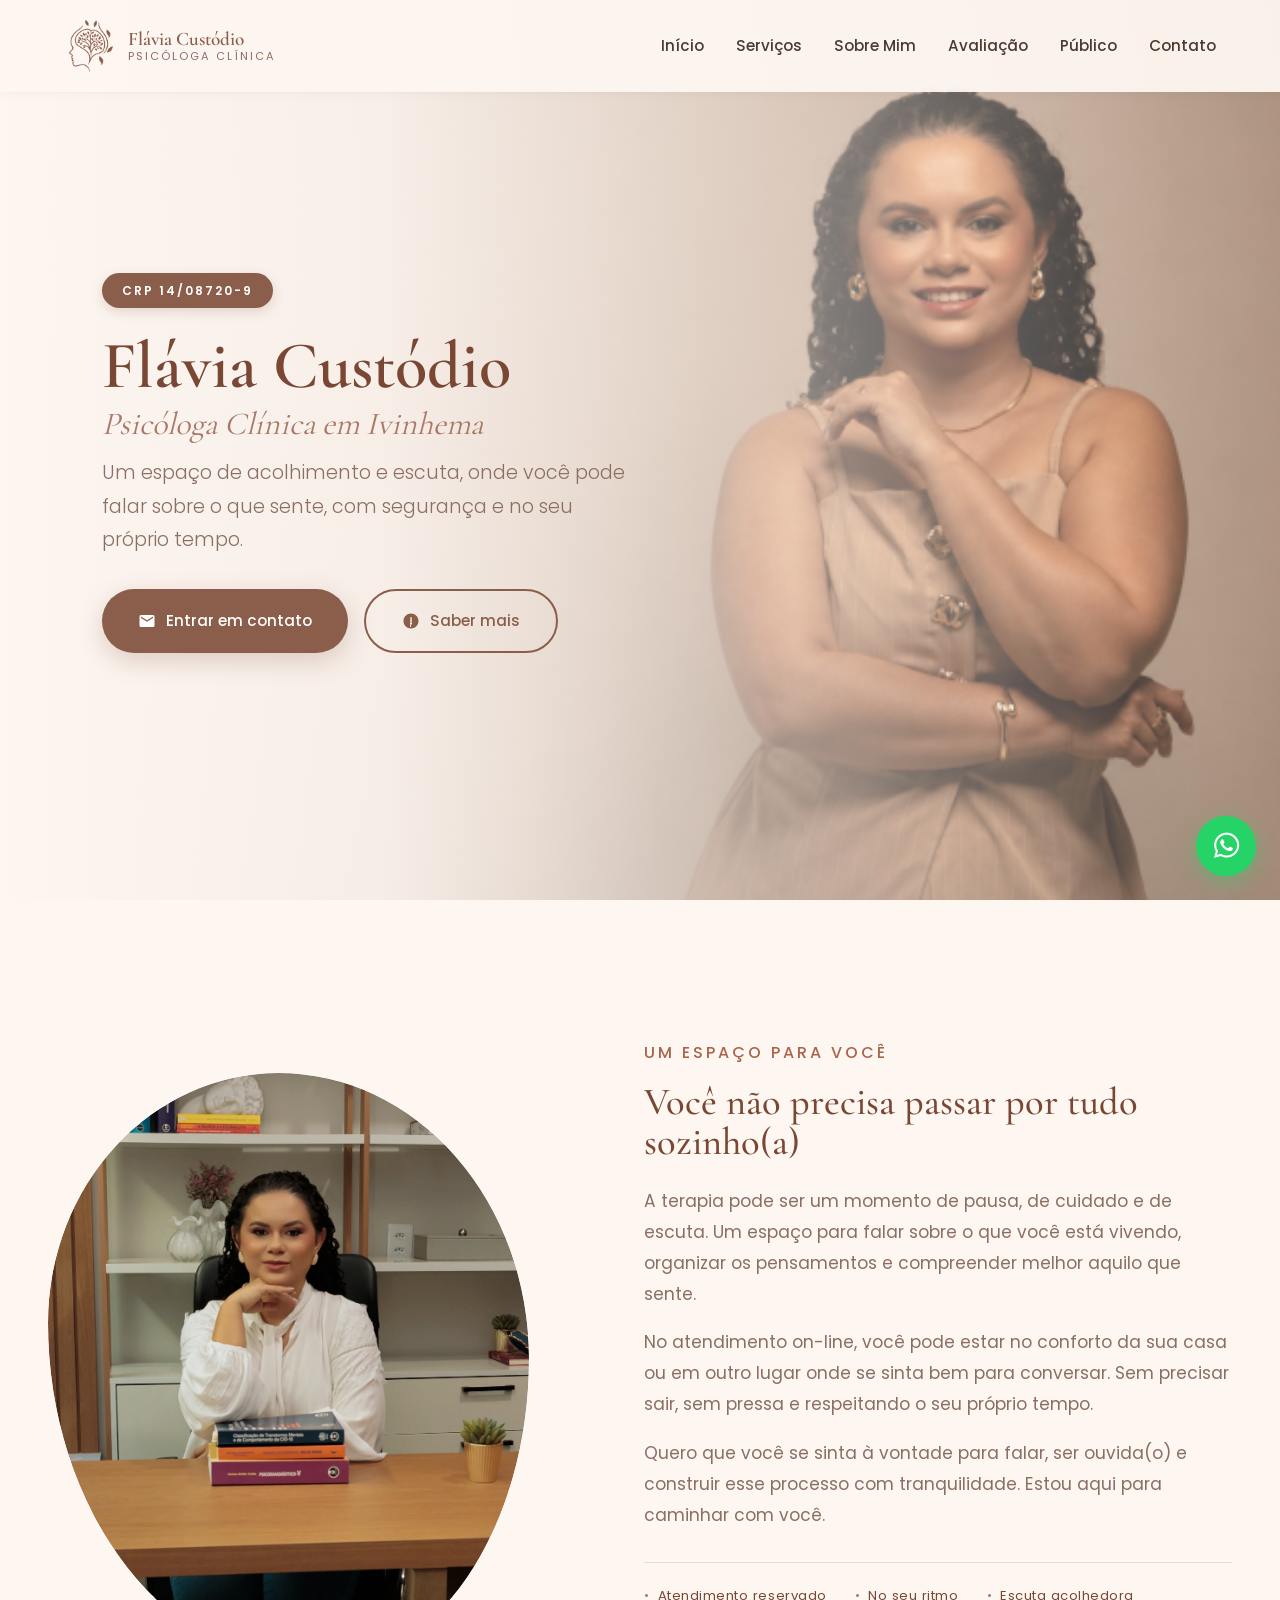
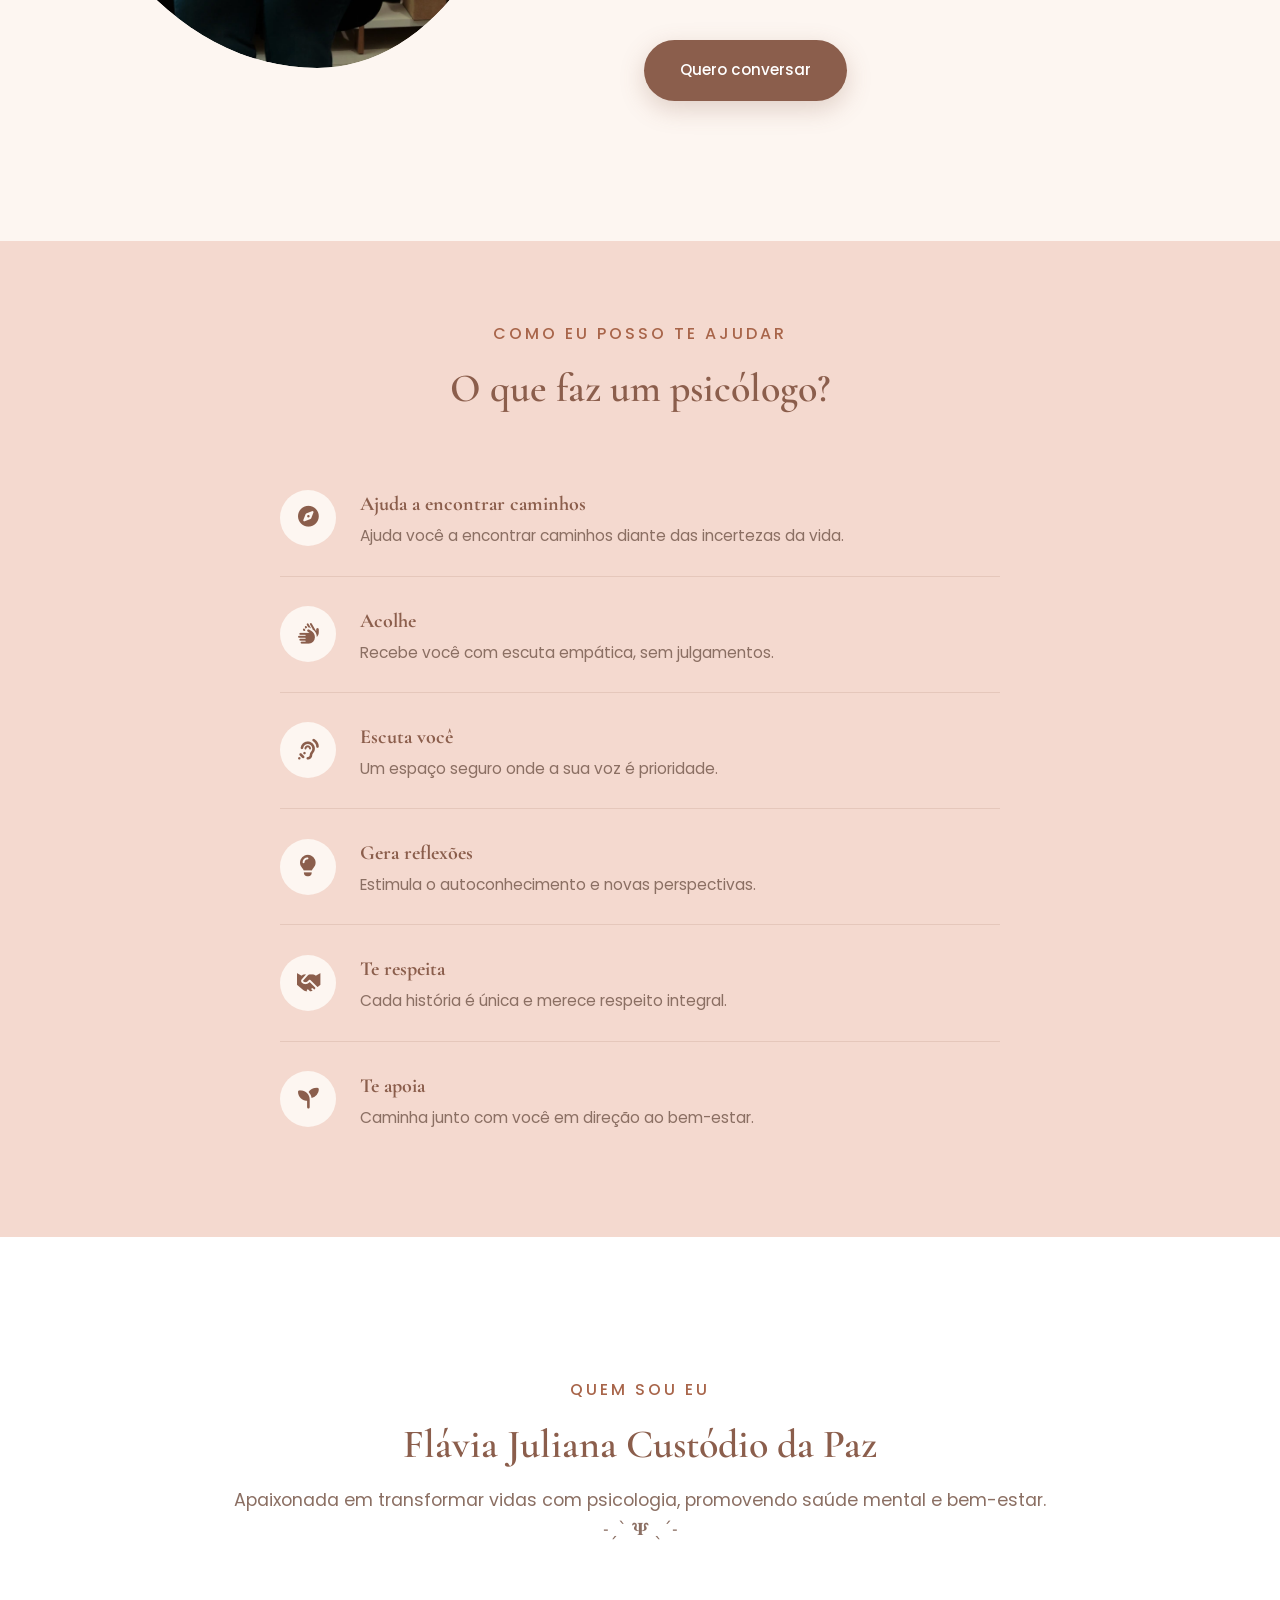
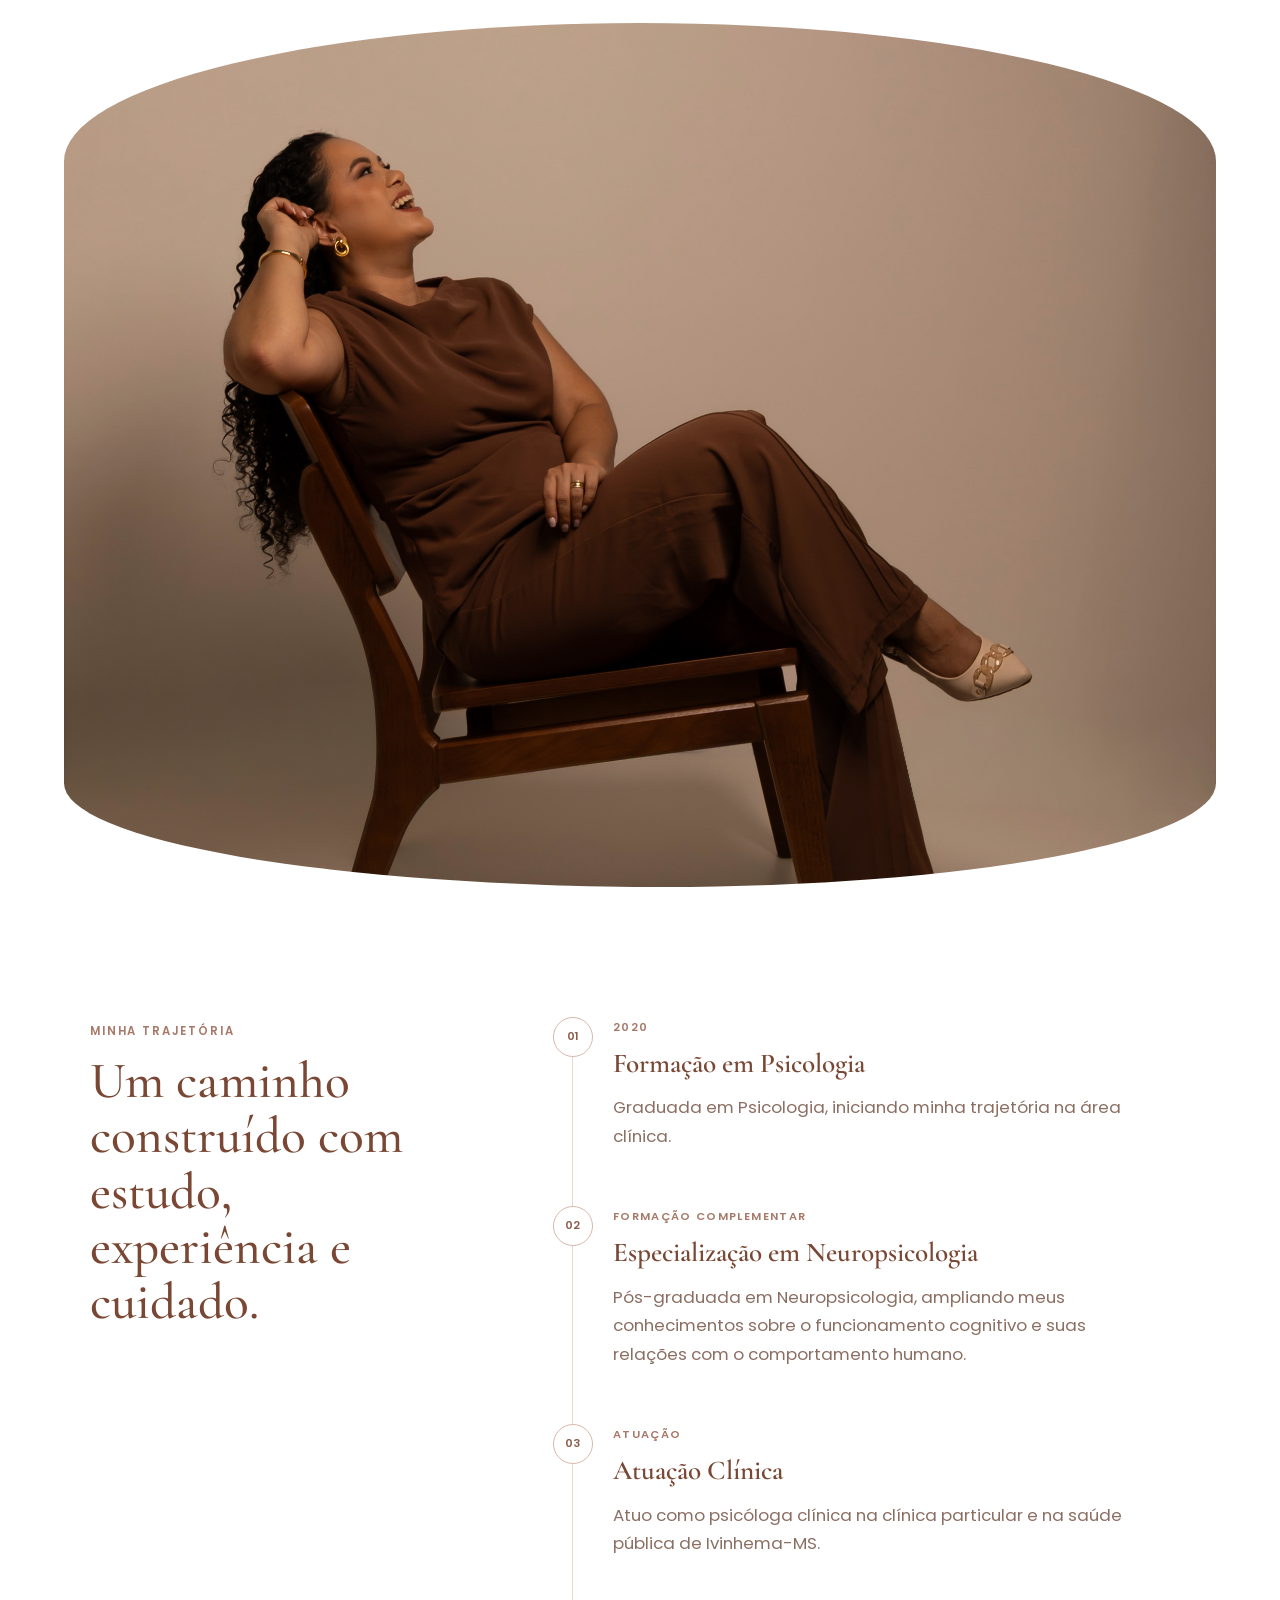
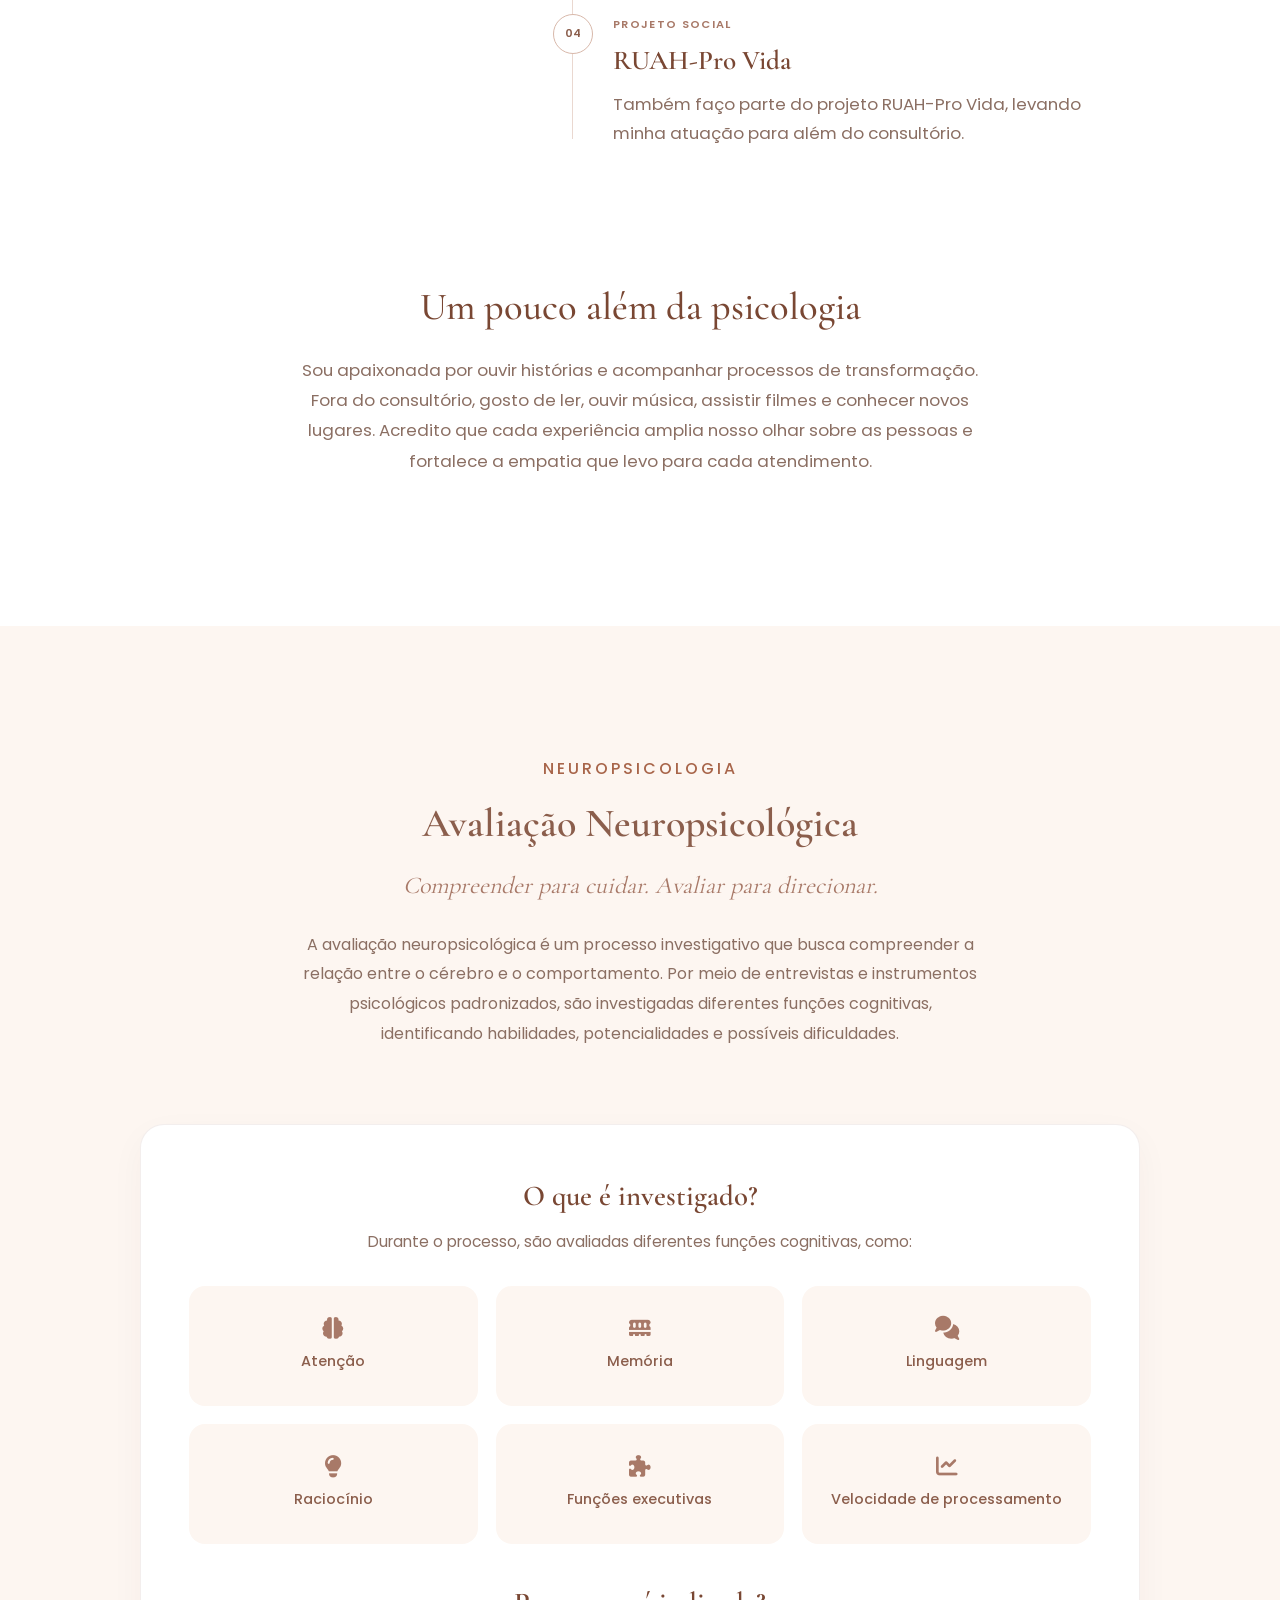
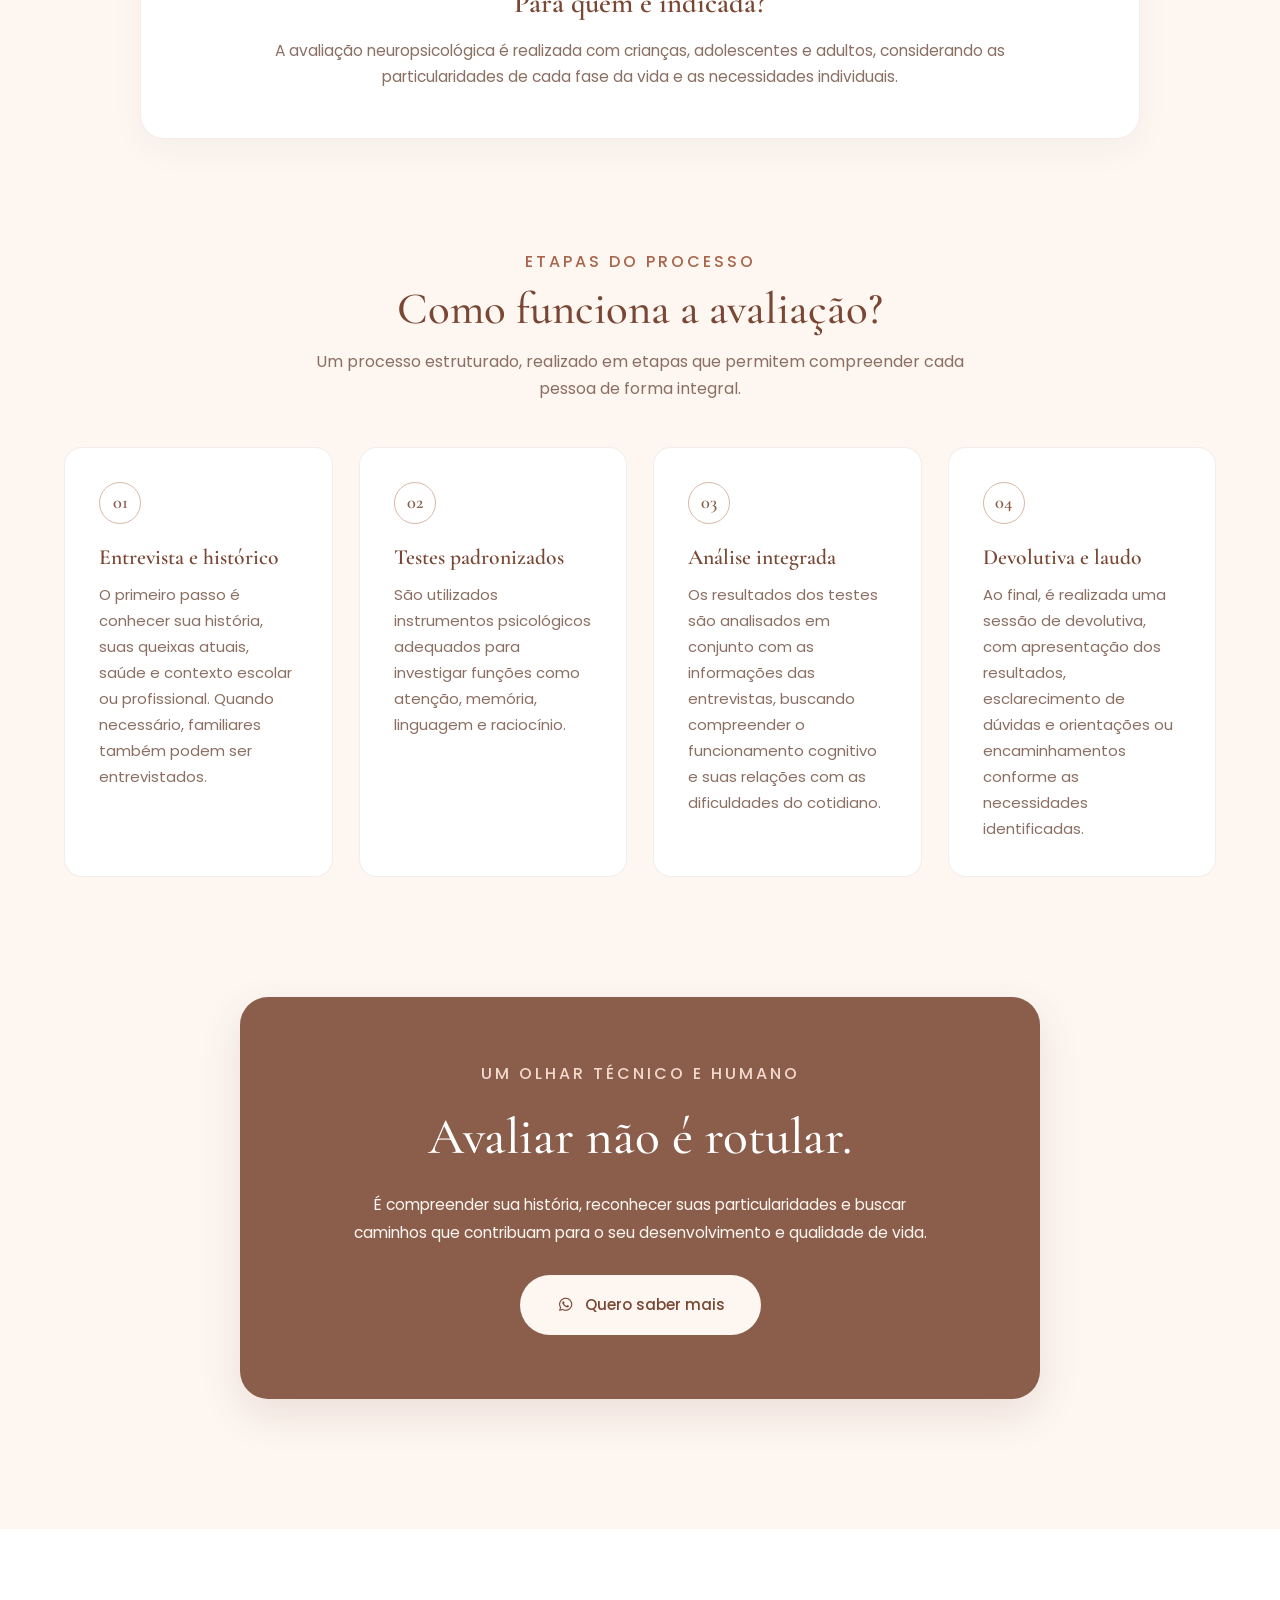
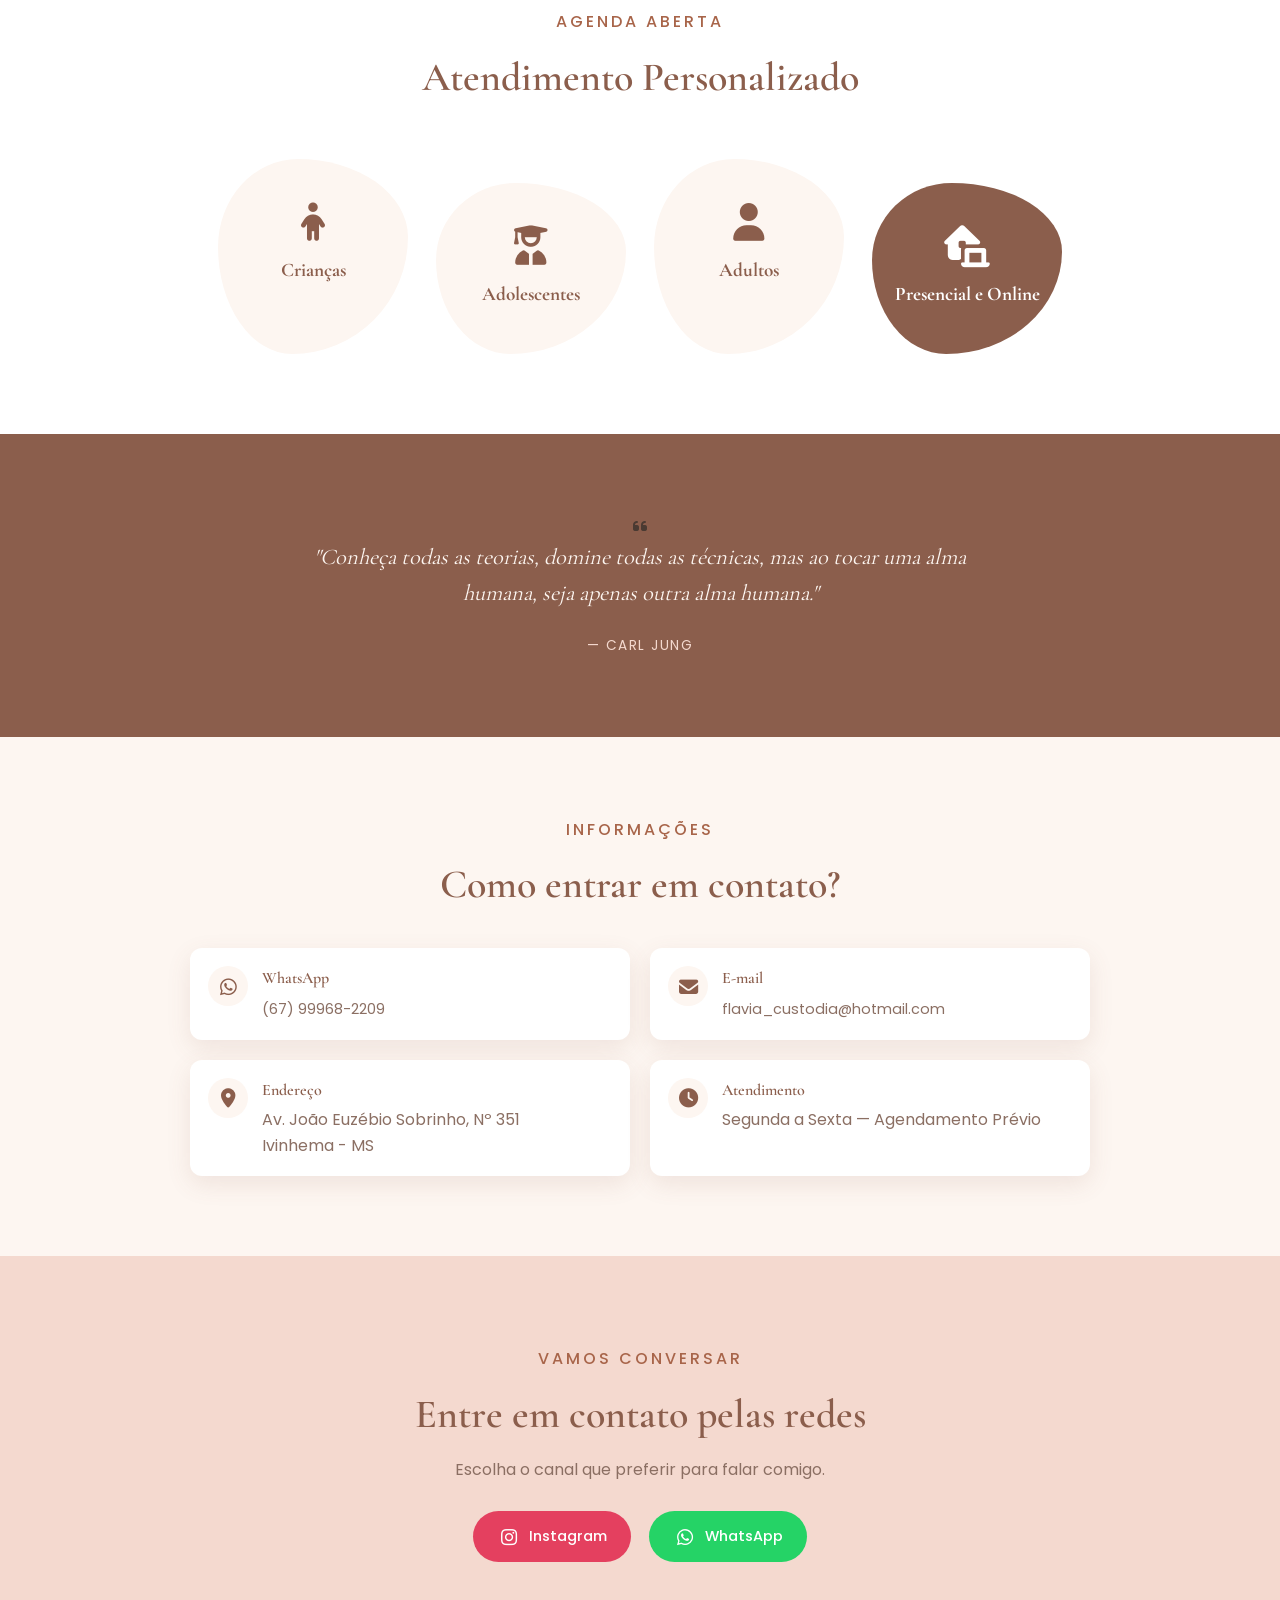
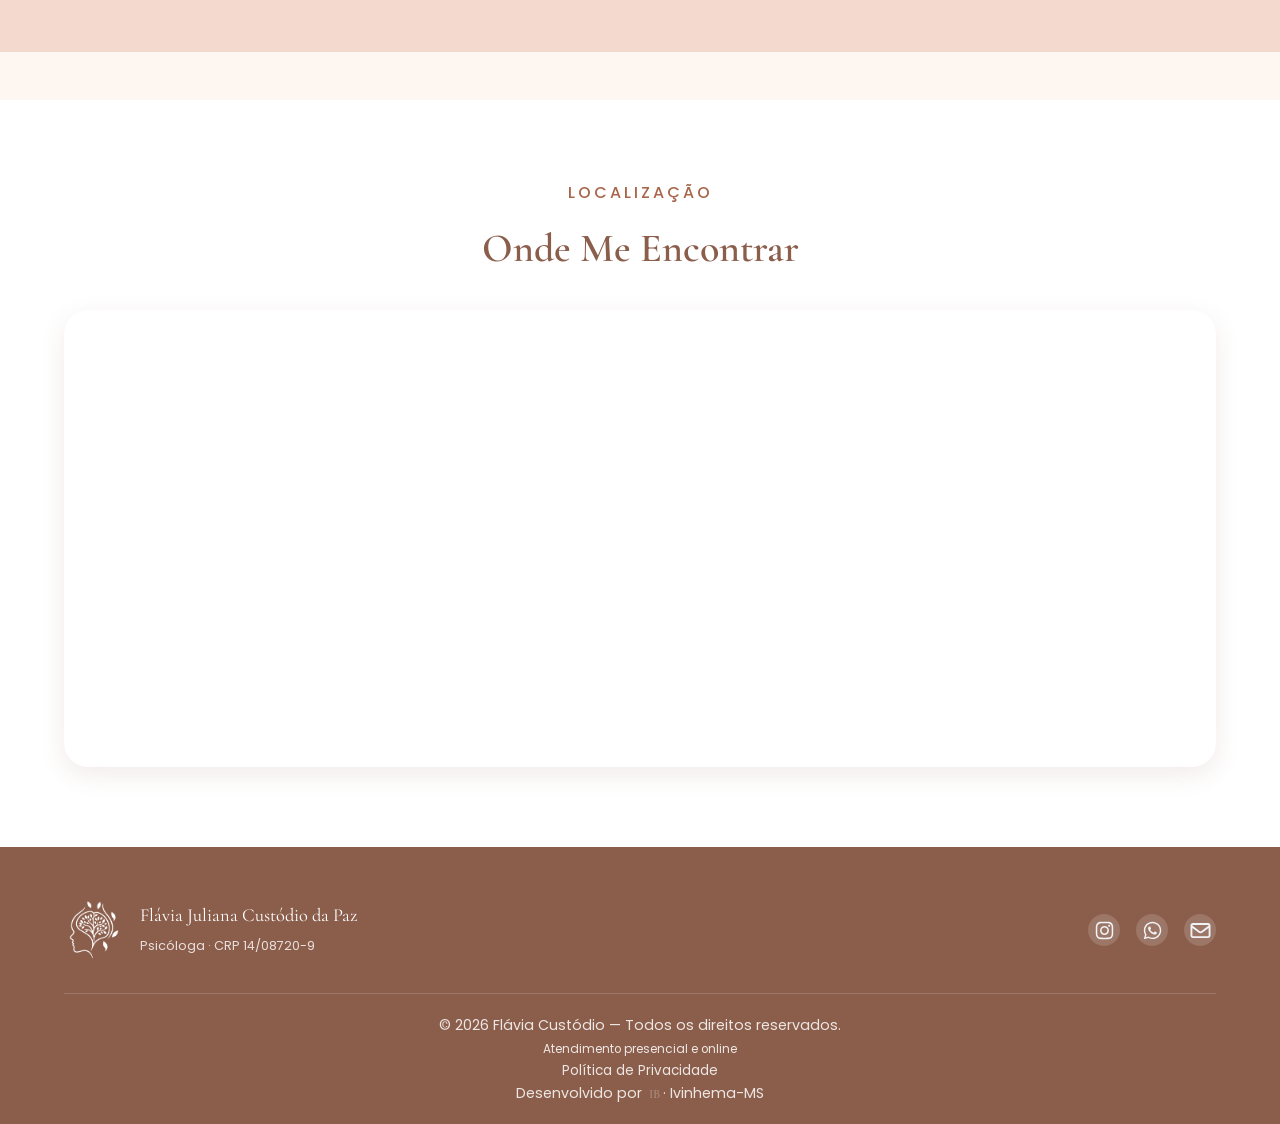
<file: index.html>
<!DOCTYPE html>
<!-- LANDING PAGE - PSICÓLOGA FLÁVIA CUSTÓDIO -->
<!-- Projeto Desenvolvido por Iris Bispo - 2026 -->
<html lang="pt-BR">
<head>
    <meta charset="UTF-8">
    <meta name="viewport" content="width=device-width, initial-scale=1.0">
    <meta name="description" content="Psicóloga Flávia Juliana Custódio da Paz. Atendimento psicológico presencial em Ivinhema/MS e online. Psicoterapia para crianças, adolescentes e adultos.">
            <!-- OPEN GRAPH -->
    <meta property="og:title" content="Flávia Custódio | Psicóloga Clínica">
    <meta property="og:description" content="Atendimento psicológico presencial em Ivinhema/MS e online. Um espaço de acolhimento, escuta e cuidado.">
    <meta property="og:type" content="website">
    <meta property="og:url" content="https://psicologa-flavia.netlify.app/">
    <meta property="og:locale" content="pt_BR">
    <meta property="og:site_name" content="Flávia Custódio — Psicóloga Clínica">
<!-- ?v=2 para forçar o re-cache da imagem, se mudar a imagem mude pra ?v=3 -->
    <meta property="og:image" content="https://psicologa-flavia.netlify.app/assets/og-image.jpg?v=2">
    <meta property="og:image:width" content="1200">
    <meta property="og:image:height" content="630">
    <meta property="og:image:alt" content="Psicóloga Flávia Custódio em pé sorrindo para a câmera">
    
            <!-- FAVICON -->
    <link rel="icon" type="image/png" href="./assets/favicon/favicon-96x96.png" sizes="96x96">
    <link rel="icon" type="image/svg+xml" href="./assets/favicon/favicon.svg" />
    <link rel="shortcut icon" href="./favicon.ico">
    <link rel="apple-touch-icon" sizes="180x180" href="./assets/favicon/apple-touch-icon.png">
    <title>Flávia Custódio - Psicóloga Clínica | CRP 14/08720-9</title>
            <!-- ícones de font awesome -->
    <link rel="stylesheet" href="./assets/fontawesome/css/all.min.css">
            <!-- CSS -->
    <link rel="stylesheet" href="styles.css">
</head>
<body>
    <a href="#inicio" class="skip-link">Pular para o conteúdo principal</a>
            <!-- NAV -->
    <nav class="navbar" id="navbar">
        <div class="nav-container">
            <a class="logo" href="#inicio" aria-label="Flávia Custódio — início">
                <img
                    src="assets/logo.png"
                    alt=""
                    class="logo-symbol"
                    aria-hidden="true"
                >
                <div class="logo-text">
                    <span class="logo-name">Flávia Custódio</span>
                    <span class="logo-sub">Psicóloga Clínica</span>
                </div>
            </a>
            <button class="menu-toggle" id="menuToggle" aria-label="Abrir menu" aria-expanded="false" aria-controls="navMenu">
                <span></span><span></span><span></span>
            </button>
            <ul class="nav-menu" id="navMenu"> 
                <li><a href="#inicio">Início</a></li>
                <li><a href="#servicos">Serviços</a></li>
                <li><a href="#sobre">Sobre Mim</a></li>
                <li><a href="#avaliacao">Avaliação</a></li>
                <li><a href="#publico">Público</a></li>
                <li><a href="#contato">Contato</a></li>
            </ul>
        </div>
    </nav>
<main>
            <!-- HERO -->
<section class="hero" id="inicio">
    <div class="hero-content">
        <span class="hero-tag">CRP 14/08720-9</span>
            <h1 class="hero-title">Flávia Custódio
                <em>Psicóloga Clínica em Ivinhema</em>
            </h1>
            <p class="hero-subtitle">
                Um espaço de acolhimento e escuta, onde você pode falar sobre o que sente, com segurança e no seu próprio tempo.
            </p>
        <div class="hero-image-card">
            <img
                src="assets/confianca.webp"
                alt="Psicóloga Flávia Custódio em pé sorrindo para a câmera"
                width="420"
                height="520"
                fetchpriority="high"
                decoding="async"
            >
        </div>
        <div class="hero-buttons">
            <a class="btn btn-primary" href="#contato-social">
                <svg
                    width="18"
                    height="18"
                    viewBox="0 0 24 24"
                    fill="currentColor"
                    aria-hidden="true"
                    focusable="false"
                >
                <path d="M20 4H4a2 2 0 0 0-2 2v12a2 2 0 0 0 2 2h16a2 2 0 0 0 2-2V6a2 2 0 0 0-2-2Zm0 4-8 5-8-5V6l8 5 8-5v2Z"/>
                </svg>Entrar em contato
            </a>
            <a class="btn btn-secondary" href="#servicos">
                <svg width="18" height="18" viewBox="0 0 24 24"
                    fill="currentColor" aria-hidden="true">
                    <path d="M12 2C6.48 2 2 6.48 2 12s4.48 10 10 10 10-4.48 10-10S17.52 2 12 2zm0 18a1.5 1.5 0 1 1 0-3 1.5 1.5 0 0 1 0-3 1.5 1.5 0 0 1 0 3zm1-6h-2v-7h2v7z"/>
                </svg>Saber mais
            </a>
        </div>
    </div>
</section>
        <!-- ACOLHIMENTO -->
<section class="acolhimento" id="acolhimento">
    <div class="acolhimento-container">
        <div class="acolhimento-image reveal reveal--left">
            <img
                src="assets/presenca.webp"
                alt="Psicóloga Flávia Custódio sentada em seu consultório, com a mão apoiada no queixo e olhando para a câmera."
                width="309"
                height="520"
                loading="lazy"
                decoding="async"
            >
        </div>
        <div class="acolhimento-content reveal reveal--right">
            <span class="section-tag">UM ESPAÇO PARA VOCÊ</span>
            <h2 class="acolhimento-title">
                Você não precisa passar por tudo sozinho(a)
            </h2>
            <div class="acolhimento-text">
                <p>
                    A terapia pode ser um momento de pausa, de cuidado e de escuta.
                    Um espaço para falar sobre o que você está vivendo, organizar os
                    pensamentos e compreender melhor aquilo que sente.
                </p>
                <p>
                    No atendimento on-line, você pode estar no conforto da sua casa
                    ou em outro lugar onde se sinta bem para conversar. Sem precisar
                    sair, sem pressa e respeitando o seu próprio tempo.
                </p>
                <p>
                    Quero que você se sinta à vontade para falar, ser ouvida(o) e
                    construir esse processo com tranquilidade. Estou aqui para
                    caminhar com você.
                </p>
            </div>
            <div class="acolhimento-info" aria-label="Características do atendimento">
                <span>Atendimento reservado</span>
                <span>No seu ritmo</span>
                <span>Escuta acolhedora</span>
            </div>
            <a href="#contato" class="btn btn-primary">
                Quero conversar
            </a>
        </div>
    </div>
</section>
        <!--  SERVIÇOS -->
    <section class="servicos" id="servicos">
    <div class="container">
        <span class="section-tag">COMO EU POSSO TE AJUDAR</span>
        <h2 class="section-title">O que faz um psicólogo?</h2>

        <ul class="servicos-lista">
            <li class="servico-linha reveal reveal--left">
                <div class="servico-linha-icon"><i class="fas fa-compass" aria-hidden="true"></i></div>
                <div class="servico-linha-texto">
                    <h3>Ajuda a encontrar caminhos</h3>
                    <p>Ajuda você a encontrar caminhos diante das incertezas da vida.</p>
                </div>
            </li>
            <li class="servico-linha reveal reveal--right">
                <div class="servico-linha-icon"><i class="fas fa-hands" aria-hidden="true"></i></div>
                <div class="servico-linha-texto">
                    <h3>Acolhe</h3>
                    <p>Recebe você com escuta empática, sem julgamentos.</p>
                </div>
            </li>
            <li class="servico-linha reveal reveal--left">
                <div class="servico-linha-icon"><i class="fas fa-ear-listen" aria-hidden="true"></i></div>
                <div class="servico-linha-texto">
                    <h3>Escuta você</h3>
                    <p>Um espaço seguro onde a sua voz é prioridade.</p>
                </div>
            </li>
            <li class="servico-linha reveal reveal--right">
                <div class="servico-linha-icon"><i class="fas fa-lightbulb" aria-hidden="true"></i></div>
                <div class="servico-linha-texto">
                    <h3>Gera reflexões</h3>
                    <p>Estimula o autoconhecimento e novas perspectivas.</p>
                </div>
            </li>
            <li class="servico-linha reveal reveal--left">
                <div class="servico-linha-icon"><i class="fas fa-handshake" aria-hidden="true"></i></div>
                <div class="servico-linha-texto">
                    <h3>Te respeita</h3>
                    <p>Cada história é única e merece respeito integral.</p>
                </div>
            </li>
            <li class="servico-linha reveal reveal--right">
                <div class="servico-linha-icon"><i class="fas fa-seedling" aria-hidden="true"></i></div>
                <div class="servico-linha-texto">
                    <h3>Te apoia</h3>
                    <p>Caminha junto com você em direção ao bem-estar.</p>
                </div>
            </li>
        </ul>
    </div>
</section>
    <!-- SOBRE -->
<section class="sobre" id="sobre">
    <div class="container">
        <span class="section-tag">QUEM SOU EU</span>
        <h2 class="section-title">
            Flávia Juliana Custódio da Paz
        </h2>
        <p class="section-subtitle">
            Apaixonada em transformar vidas com psicologia,
            promovendo saúde mental e bem-estar.
            <br>
            <span aria-hidden="true">˗ˏˋ 𝚿 ˎˊ˗</span>
        </p>
        <div class="sobre-image-wrapper reveal reveal--up">
            <img
                src="assets/contentamento.jpg"
                alt="Psicóloga Flávia Juliana Custódio da Paz em seu consultório"
                class="sobre-image"
                width="1200"
                height="800"
                loading="lazy"
                decoding="async"
            >
        </div>
        <!-- TRAJETÓRIA -->
        <div class="sobre-trajetoria">
            <div class="sobre-trajetoria-intro reveal reveal--left">
                <span class="sobre-mini-tag">
                    MINHA TRAJETÓRIA
                </span>
                <h3>
                    Um caminho construído
                    com estudo, experiência
                    e cuidado.
                </h3>
            </div>
            <div class="sobre-timeline">
                <article class="sobre-timeline-item reveal reveal--right">
                    <span class="sobre-timeline-marker">
                        01
                    </span>
                    <div class="sobre-timeline-content">
                        <span class="sobre-timeline-label">
                            2020
                        </span>
                        <h4>
                            Formação em Psicologia
                        </h4>
                        <p>
                            Graduada em Psicologia,
                            iniciando minha trajetória na área clínica.
                        </p>
                    </div>
                </article>
                <article class="sobre-timeline-item reveal reveal--right">
                    <span class="sobre-timeline-marker">
                        02
                    </span>
                    <div class="sobre-timeline-content">
                        <span class="sobre-timeline-label">
                            FORMAÇÃO COMPLEMENTAR
                        </span>
                        <h4>
                            Especialização em Neuropsicologia
                        </h4>
                        <p>
                            Pós-graduada em Neuropsicologia, ampliando
                            meus conhecimentos sobre o funcionamento cognitivo e suas relações
                            com o comportamento humano. 
                        </p>
                    </div>
                </article>
                <article class="sobre-timeline-item reveal reveal--right">
                    <span class="sobre-timeline-marker">
                        03
                    </span>
                    <div class="sobre-timeline-content">
                        <span class="sobre-timeline-label">
                            ATUAÇÃO
                        </span>
                        <h4>
                            Atuação Clínica
                        </h4>
                        <p>
                            Atuo como psicóloga clínica na clínica
                            particular e na saúde pública de
                            Ivinhema-MS.
                        </p>
                    </div>
                </article>
                <article class="sobre-timeline-item reveal reveal--right">
                    <span class="sobre-timeline-marker">
                        04
                    </span>
                    <div class="sobre-timeline-content">
                        <span class="sobre-timeline-label">
                            PROJETO SOCIAL
                        </span>
                        <h4>
                            RUAH-Pro Vida
                        </h4>
                        <p>
                            Também faço parte do projeto
                            RUAH-Pro Vida, levando minha atuação
                            para além do consultório.
                        </p>
                    </div>
                </article>
            </div>
        </div>
        <!-- ALÉM DA PSICOLOGIA -->
        <div class="sobre-text reveal reveal--up">
            <span class="sobre-text-title">
                Um pouco além da psicologia
            </span>
            <p>
                Sou apaixonada por ouvir histórias e acompanhar
                processos de transformação. Fora do consultório,
                gosto de ler, ouvir música, assistir filmes e
                conhecer novos lugares.

                Acredito que cada experiência amplia nosso olhar
                sobre as pessoas e fortalece a empatia que levo
                para cada atendimento.
            </p>
        </div>
    </div>
</section>

<!-- AVALIAÇÃO NEUROPSICOLÓGICA -->
<section class="avaliacao" id="avaliacao" aria-labelledby="avaliacao-title">
    <div class="container">
        <div class="avaliacao-intro reveal reveal--up">
            <span class="section-tag">NEUROPSICOLOGIA</span>
            <h2 class="section-title" id="avaliacao-title">
                Avaliação Neuropsicológica
            </h2>
            <p class="avaliacao-subtitle">
                Compreender para cuidar. Avaliar para direcionar.
            </p>
            <p class="avaliacao-descricao">
                A avaliação neuropsicológica é um processo investigativo
                que busca compreender a relação entre o cérebro e o
                comportamento. Por meio de entrevistas e instrumentos
                psicológicos padronizados, são investigadas diferentes
                funções cognitivas, identificando habilidades,
                potencialidades e possíveis dificuldades.
            </p>
        </div>
        <!-- FUNÇÕES COGNITIVAS -->
        <div class="avaliacao-funcoes reveal reveal--up">
            <h3>O que é investigado?</h3>
            <p>
                Durante o processo, são avaliadas diferentes funções
                cognitivas, como:
            </p>
            <ul class="avaliacao-funcoes-lista">
                <li>
                    <i class="fas fa-brain" aria-hidden="true"></i>
                    <span>Atenção</span>
                </li>
                <li>
                    <i class="fas fa-memory" aria-hidden="true"></i>
                    <span>Memória</span>
                </li>
                <li>
                    <i class="fas fa-comments" aria-hidden="true"></i>
                    <span>Linguagem</span>
                </li>
                <li>
                    <i class="fas fa-lightbulb" aria-hidden="true"></i>
                    <span>Raciocínio</span>
                </li>
                <li>
                    <i class="fas fa-puzzle-piece" aria-hidden="true"></i>
                    <span>Funções executivas</span>
                </li>
                <li>
                    <i class="fas fa-chart-line" aria-hidden="true"></i>
                    <span>Velocidade de processamento</span>
                </li>
            </ul>
            <div class="avaliacao-publico">
                <h3>Para quem é indicada?</h3>
                <p>
                    A avaliação neuropsicológica é realizada com crianças,
                    adolescentes e adultos, considerando as particularidades
                    de cada fase da vida e as necessidades individuais.
                </p>
            </div>
        </div>
        <!-- ETAPAS DA AVALIAÇÃO -->
        <div class="avaliacao-processo">
            <div class="avaliacao-processo-intro reveal reveal--up">
                <span class="section-tag">ETAPAS DO PROCESSO</span>
                <h3>Como funciona a avaliação?</h3>
                <p>
                    Um processo estruturado, realizado em etapas
                    que permitem compreender cada pessoa de forma integral.
                </p>
            </div>
            <div class="avaliacao-etapas">
                <!-- ETAPA 01 -->
                <article class="avaliacao-etapa reveal reveal--up">
                    <span class="avaliacao-etapa-numero">01</span>
                    <div class="avaliacao-etapa-conteudo">
                        <h4>Entrevista e histórico</h4>
                        <p>
                            O primeiro passo é conhecer sua história,
                            suas queixas atuais, saúde e contexto
                            escolar ou profissional. Quando necessário,
                            familiares também podem ser entrevistados.
                        </p>
                    </div>
                </article>
                <!-- ETAPA 02 -->
                <article class="avaliacao-etapa reveal reveal--up">
                    <span class="avaliacao-etapa-numero">02</span>
                    <div class="avaliacao-etapa-conteudo">
                        <h4>Testes padronizados</h4>
                        <p>
                            São utilizados instrumentos psicológicos
                            adequados para investigar funções como
                            atenção, memória, linguagem e raciocínio.
                        </p>
                    </div>
                </article>
                <!-- ETAPA 03 -->
                <article class="avaliacao-etapa reveal reveal--up">
                    <span class="avaliacao-etapa-numero">03</span>
                    <div class="avaliacao-etapa-conteudo">
                        <h4>Análise integrada</h4>
                        <p>
                            Os resultados dos testes são analisados
                            em conjunto com as informações das entrevistas,
                            buscando compreender o funcionamento cognitivo
                            e suas relações com as dificuldades do cotidiano.
                        </p>
                    </div>
                </article>

                <!-- ETAPA 04 -->
                <article class="avaliacao-etapa reveal reveal--up">
                    <span class="avaliacao-etapa-numero">04</span>
                    <div class="avaliacao-etapa-conteudo">
                        <h4>Devolutiva e laudo</h4>
                        <p>
                            Ao final, é realizada uma sessão de devolutiva,
                            com apresentação dos resultados, esclarecimento
                            de dúvidas e orientações ou encaminhamentos
                            conforme as necessidades identificadas.
                        </p>
                    </div>
                </article>
            </div>
        </div>
        <!-- ENCERRAMENTO / CTA -->
        <div class="avaliacao-cta reveal reveal--up">
            <span class="section-tag">UM OLHAR TÉCNICO E HUMANO</span>
            <h3>Avaliar não é rotular.</h3>
            <p>
                É compreender sua história, reconhecer suas
                particularidades e buscar caminhos que contribuam
                para o seu desenvolvimento e qualidade de vida.
            </p>
            <a
                href="https://wa.me/5567999682209"
                class="btn btn-primary"
                target="_blank"
                rel="noopener noreferrer"
                aria-label="Solicitar informações sobre avaliação neuropsicológica pelo WhatsApp"
            >
                <i class="fab fa-whatsapp" aria-hidden="true"></i>
                Quero saber mais
            </a>
        </div>
    </div>
</section>
    <!-- PÚBLICO -->
    <section class="publico" id="publico">
    <div class="container">
        <span class="section-tag">Agenda Aberta</span>
        <h2 class="section-title">Atendimento Personalizado</h2>
        <ol class="publico-grid" role="list">
            <li class="publico-card reveal reveal--up reveal--stagger">
                <i class="fas fa-child" aria-hidden="true"></i>
                <h3>Crianças</h3>
            </li>
            <li class="publico-card reveal reveal--up reveal--stagger">
                <i class="fas fa-user-graduate" aria-hidden="true"></i>
                <h3>Adolescentes</h3>
            </li>
            <li class="publico-card reveal reveal--up reveal--stagger">
                <i class="fas fa-user" aria-hidden="true"></i>
                <h3>Adultos</h3>
            </li>
            <li class="publico-card highlight reveal reveal--up reveal--stagger">
                <i class="fas fa-laptop-house" aria-hidden="true"></i>
                <h3>Presencial e Online</h3>
            </li>
        </ol>
    </div>
</section>
<!-- FILOSOFIA -->
<section class="filosofia reveal reveal--up">
    <div class="container">
        <h2 class="visually-hidden">Uma reflexão sobre a psicologia</h2>
        <i class="fas fa-quote-left" aria-hidden="true"></i>
        <figure>
            <blockquote class="filosofia-quote">
                "Conheça todas as teorias, domine todas as técnicas, mas ao tocar uma alma humana, seja apenas outra alma humana."
            </blockquote>
            <figcaption class="filosofia-autor">
                — Carl Jung
            </figcaption>
        </figure>
    </div>
</section>
    <!-- CONTATO - INFORMAÇÕES -->
<section class="contato" id="contato">
    <div class="container">
        <span class="section-tag reveal reveal--up">INFORMAÇÕES</span>
        <h2 class="section-title reveal reveal--up">Como entrar em contato?</h2>
        <div class="contato-wrapper">
            <dl class="contato-info">
                <div class="info-item reveal reveal--up reveal--stagger">
                    <i class="fab fa-whatsapp" aria-hidden="true"></i>
                    <div>
                        <dt>WhatsApp</dt>
                        <dd>
                            <a
                                href="https://wa.me/5567999682209"
                                target="_blank"
                                rel="noopener noreferrer"
                            >
                                (67) 99968-2209
                            </a>
                        </dd>
                    </div>
                </div>
                <div class="info-item reveal reveal--up reveal--stagger">
                    <i class="fas fa-envelope" aria-hidden="true"></i>

                    <div>
                        <dt>E-mail</dt>
                        <dd>
                            <a href="mailto:flavia_custodia@hotmail.com">
                                flavia_custodia@hotmail.com
                            </a>
                        </dd>
                    </div>
                </div>

                <div class="info-item reveal reveal--up reveal--stagger">
                    <i class="fas fa-map-marker-alt" aria-hidden="true"></i>

                    <div>
                        <dt>Endereço</dt>
                        <dd>
                            Av. João Euzébio Sobrinho, Nº 351<br>
                            Ivinhema - MS
                        </dd>
                    </div>
                </div>

                <div class="info-item reveal reveal--up reveal--stagger">
                    <i class="fas fa-clock" aria-hidden="true"></i>

                    <div>
                        <dt>Atendimento</dt>
                        <dd>Segunda a Sexta — Agendamento Prévio</dd>
                    </div>
                </div>

            </dl>

        </div>
    </div>
</section>
    <!-- CONTATO -->
    <section class="contato-social-section" id="contato-social" aria-labelledby="contato-social-title">
    <div class="container contato-social-container">
        <span class="section-tag reveal reveal--up">Vamos conversar</span>
        <h2 id="contato-social-title" class="section-title reveal reveal--up">
            Entre em contato pelas redes
        </h2>
        <p class="contato-social-texto reveal reveal--up">
            Escolha o canal que preferir para falar comigo.
        </p>
        <div class="contato-social">
            <a
                href="https://instagram.com/psicologa_flavia_custodio"
                target="_blank"
                rel="noopener noreferrer"
                class="contato-social-btn contato-social-btn--instagram reveal reveal--up reveal--stagger"
                aria-label="Instagram da Psicóloga Flávia"
            >
                <i class="fab fa-instagram" aria-hidden="true"></i>
                Instagram
            </a>
            <a
                href="https://wa.me/5567999682209"
                target="_blank"
                rel="noopener noreferrer"
                class="contato-social-btn contato-social-btn--whatsapp reveal reveal--up reveal--stagger"
                aria-label="WhatsApp da Psicóloga Flávia"
            >
                <i class="fab fa-whatsapp" aria-hidden="true"></i>
                WhatsApp
            </a>
        </div>
    </div>
</section>
    <!-- MAPA -->
    <section class="mapa">
        <div class="container">
            <span class="section-tag">LOCALIZAÇÃO</span>
            <h2 class="section-title">Onde Me Encontrar</h2>
            <div class="mapa-wrapper">
                <iframe 
                src="https://www.google.com/maps/embed?pb=!1m14!1m8!1m3!1d29530.54869222991!2d-53.8453674!3d-22.3037879!3m2!1i1024!2i768!4f13.1!3m3!1m2!1s0x948ebb006ec71f0f%3A0x5dc5f44d82bafe86!2zUHNpY8OzbG9nYSBGbMOhdmlhIEN1c3TDs2Rpbw!5e0!3m2!1spt-BR!2sbr!4v1780435019799!5m2!1spt-BR!2sbr" 
                title="Mapa de localização da clínica da psicóloga Flávia Custódio em Ivinhema"
                width="100%"
                height="350"
                loading="lazy" 
                allowfullscreen="" 
                referrerpolicy="no-referrer-when-downgrade"></iframe>
            </div>
        </div>
    </section>
</main>
<!-- FOOTER -->
    <footer class="footer">
        <div class="container">
            <div class="footer__content">
                <div class="footer__brand">
                    <img
                        src="assets/logo.png"
                        alt=""
                        class="logo-symbol"
                        aria-hidden="true"
                    >
                    <p>Flávia Juliana Custódio da Paz<br>
                    <small>Psicóloga · CRP 14/08720-9</small></p>
                </div>
                <div class="footer__social">
                    <a href="https://instagram.com/psicologa_flavia_custodio" target="_blank" rel="noopener noreferrer" aria-label="Instagram">
                        <img 
                        src="./assets/icons/instagram.svg" 
                        alt=""
                        aria-hidden="true">
                    </a>
                    <a href="https://wa.me/5567999682209" target="_blank" rel="noopener noreferrer" aria-label="WhatsApp">
                        <img 
                        src="./assets/icons/whatsapp.svg" 
                        alt=""
                        aria-hidden="true">
                    </a>
                    <a href="mailto:flavia_custodia@hotmail.com" aria-label="E-mail">
                        <img 
                        src="./assets/icons/envelope.svg" 
                        alt=""
                        aria-hidden="true">
                    </a>
                </div>
            </div>
            <div class="footer__bottom">
                <p>© <span id="anoAtual"></span> Flávia Custódio — Todos os direitos reservados.</p>
                <p><small>Atendimento presencial e online  </small></p>
                <a href="./privacidade.html"> Política de Privacidade  </a>
                <p class="footer__dev">Desenvolvido por <a href="https://www.irisbispo.com/" 
                    class="footer__credit"
                    target="_blank"
                    rel="noopener noreferrer"
                    aria-label="Desenvolvedora do site"
                    data-tooltip="Conheça quem desenvolveu este site">
                    IB
                </a> · Ivinhema-MS</p>
            </div>
        </div>
    </footer>
    <!-- botão flutuante de WhatsApp -->
    <a href="https://wa.me/5567999682209" target="_blank" rel="noopener noreferrer" class="float-whatsapp" aria-label="Fale no WhatsApp">
        <i class="fab fa-whatsapp" aria-hidden="true"></i>
    </a>
    <script src="script.js"></script>
</body>
</html>
</file>
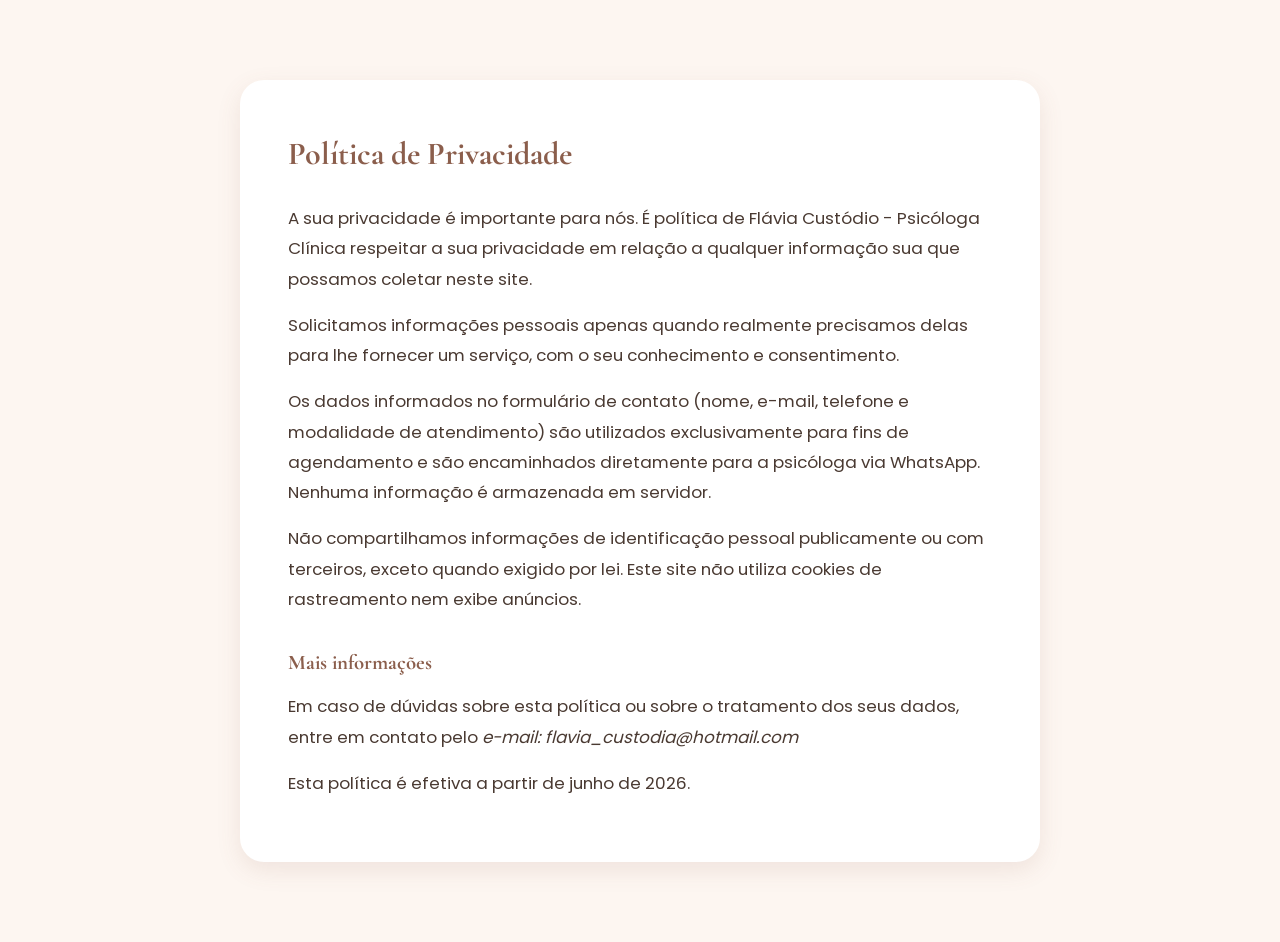
<file: privacidade.html>
<!DOCTYPE html>
<html lang="pt-BR">
    <head>
        <meta charset="UTF-8">
        <meta name="viewport" content="width=device-width, initial-scale=1.0">
        <title>Política de Privacidade</title>
        <link rel="stylesheet" href="./styles.css">
    </head>
<body>
    <div class="container-privacidade">
        <h1>Política de Privacidade</h1>
        <p>A sua privacidade é importante para nós.
            É política de Flávia Custódio - Psicóloga Clínica respeitar a sua privacidade em relação a qualquer 
            informação sua que possamos coletar neste site.
        </p>
        <p>Solicitamos informações pessoais apenas quando realmente precisamos delas para lhe fornecer um serviço, 
            com o seu conhecimento e consentimento.
        </p>
        <p>Os dados informados no formulário de contato (nome, e-mail, telefone e modalidade de atendimento) 
            são utilizados exclusivamente para fins de agendamento e são encaminhados diretamente para a psicóloga
            via WhatsApp. Nenhuma informação é armazenada em servidor.
        </p>
        <p>Não compartilhamos informações de identificação pessoal publicamente ou com terceiros, 
            exceto quando exigido por lei.
            Este site não utiliza cookies de rastreamento nem exibe anúncios.
        </p>

        <h2>Mais informações</h2>
        <p>Em caso de dúvidas sobre esta política ou sobre o tratamento dos seus dados, 
            entre em contato pelo <em>e-mail: flavia_custodia@hotmail.com</em>
        </p>
        <p>Esta política é efetiva a partir de junho de 2026.</p>
    </div>
</body>
</html>
</file>
<file: styles.css>
/* FONTES */
@font-face {
    font-family: 'Poppins';
    src: url('./fonts/Poppins/Poppins-Light.woff2') format('woff2');
    font-weight: 300;
    font-display: swap;
}
@font-face {
    font-family: 'Poppins';
    src: url('./fonts/Poppins/Poppins-Regular.woff2') format('woff2');
    font-weight: 400;
    font-display: swap;
}
@font-face {
    font-family: 'Poppins';
    src: url('./fonts/Poppins/Poppins-Medium.woff2') format('woff2');
    font-weight: 500;
    font-display: swap;
}
@font-face {
    font-family: 'Poppins';
    src: url('./fonts/Poppins/Poppins-SemiBold.woff2') format('woff2');
    font-weight: 600;
    font-display: swap;
}
@font-face {
    font-family: 'Cormorant Garamond';
    src: url('./fonts/Cormorant-Garamond/CormorantGaramond-Regular.woff2') format('woff2');
    font-weight: 400;
    font-display: swap;
}
@font-face {
    font-family: 'Cormorant Garamond';
    src: url('./fonts/Cormorant-Garamond/CormorantGaramond-Medium.woff2') format('woff2');
    font-weight: 500;
    font-display: swap;
}
@font-face {
    font-family: 'Cormorant Garamond';
    src: url('./fonts/Cormorant-Garamond/CormorantGaramond-SemiBold.woff2') format('woff2');
    font-weight: 600;
    font-display: swap;
}
@font-face {
    font-family: 'Cormorant Garamond';
    src: url('./fonts/Cormorant-Garamond/CormorantGaramond-Bold.woff2') format('woff2');
    font-weight: 700;
    font-display: swap;
}

/* RESET E BASE - MOBILE FIRST */
*,
*::before,
*::after {
    margin: 0;
    padding: 0;
    box-sizing: border-box;
}

html { scroll-behavior: smooth; }

body {
    font-family: 'Poppins', sans-serif;
    color: #4a3a32;
    background-color: #fdf6f1;
    line-height: 1.6;
    overflow-x: hidden;
}

img { max-width: 100%; display: block; }
a { text-decoration: none; color: inherit; }

.container {
    max-width: 1200px;
    margin: 0 auto;
    padding: 0 24px;
}

.section-tag {
    display: inline-block;
    font-size: 1rem;
    text-transform: uppercase;
    letter-spacing: 3px;
    color: #a8654a;
    margin-bottom: 10px;
    margin-top: 30px;
    font-weight: 500;
}

.section-title {
    font-family: 'Cormorant Garamond', serif;
    font-size: 2.5rem;
    color: #8b5e4c;
    font-weight: 600;
    margin-bottom: 10px;
}

.section-subtitle {
    color: #8b6f63;
    font-size: 1.05rem;
    margin-bottom: 15px;
}

.section { padding: 80px 0; }

.skip-link {
    position: absolute;
    top: -90px;
    left: 0;
    background: #8b5e4c;
    color: white;
    padding: 10px 16px;
    z-index: 2000;
    transition: top 0.2s ease;
}
.skip-link:focus { top: 0; }

/* NAVBAR */
.navbar {
    position: fixed;
    top: 0; left: 0; right: 0;
    background: rgba(253, 246, 241, 0.95);
    z-index: 1000;
    box-shadow: 0 2px 10px rgba(0,0,0,0.04);
}
.navbar.scrolled { box-shadow: 0 8px 24px rgba(139, 94, 76, 0.12); }

.nav-container {
    max-width: 1200px;
    margin: 0 auto;
    padding: 16px 24px;
    display: flex;
    justify-content: space-between;
    align-items: center;
}

.logo {
    display: flex;
    align-items: center;
    gap: clamp(4px, 1vw, 10px);
    flex-shrink: 0;
}

.logo-symbol {
    display: block;
    width: clamp(36px, 4.2vw, 54px);
    height: clamp(40px, 4.8vw, 60px);
    object-fit: contain;
    flex-shrink: 0;
}

.logo-text { display: flex; flex-direction: column; line-height: 1.1; }

.logo-name {
    font-family: 'Cormorant Garamond', serif;
    font-size: 1.2rem;
    color: #8b5e4c;
    font-weight: 600;
}

.logo-sub {
    font-size: 0.7rem;
    color: #8b6f63;
    letter-spacing: 2px;
    text-transform: uppercase;
}

.nav-menu {
    position: absolute;
    top: 100%; left: 0; right: 0;
    background: white;
    flex-direction: column;
    padding: 20px;
    gap: 16px;
    box-shadow: 0 8px 24px rgba(139, 94, 76, 0.12);
    transform: translateY(-150%);
    display: flex;
    list-style: none;
}
.nav-menu.active { transform: translateY(0); }
.nav-menu a { color: #4a3a32; font-weight: 500; font-size: 0.95rem; }
.nav-menu a:hover { color: #8b5e4c; }

.menu-toggle {
    display: flex;
    flex-direction: column;
    gap: 5px;
    background: none;
    border: none;
    cursor: pointer;
}
.menu-toggle span { width: 26px; height: 2px; background: #8b5e4c; }

/* HERO - MOBILE FIRST */
.hero {
    position: relative;
    width: 100%;
    max-width: 100%;
    min-height: 100vh;
    display: flex;
    flex-direction: column;   /* mobile: empilha conteúdo + imagem */
    align-items: center;
    justify-content: center;
    overflow: hidden;
    isolation: isolate;
    background-color: #fdf6f1;
    padding: 120px 24px 80px;
}

/* O conteúdo fica por cima, alinhado ao topo */
.hero-content {
    position: relative;
    z-index: 2;
    width: 100%;
    max-width: 600px;
    text-align: center;
    display: flex;
    flex-direction: column;
    align-items: center;
}

.hero-tag {
    display: inline-block;
    background: #8b5e4c;
    color: white;
    padding: 8px 20px;
    border-radius: 50px;
    font-size: 0.75rem;
    font-weight: 600;
    letter-spacing: 2px;
    text-transform: uppercase;
    margin-bottom: 24px;
    box-shadow: 0 4px 12px rgba(139, 94, 76, 0.2);
}

.hero-title {
    font-family: 'Cormorant Garamond', serif;
    font-size: clamp(2.8rem, 8vw, 4rem);
    color: #794733;
    font-weight: 600;
    line-height: 1.1;
    margin-bottom: 16px;
}

.hero-title em {
    display: block;
    font-style: italic;
    font-size: 0.55em;
    color: #a87968;
    font-weight: 400;
    margin-top: 8px;
}

.hero-subtitle {
    font-family: 'Poppins', sans-serif;
    font-size: 1rem;
    font-weight: 300;
    line-height: 1.6;
    color: #8b6f63;
    max-width: 480px;
    margin-bottom: 32px;
}

.hero-image-card {
    width: min(100%, 340px);
    margin: 4px auto 32px;
    padding: 8px;
    background: rgba(255, 255, 255, 0.72);
    border: 1px solid rgba(139, 94, 76, 0.14);
    border-radius: 28px;
    box-shadow:
        0 20px 50px rgba(74, 58, 50, 0.12),
        0 6px 18px rgba(139, 94, 76, 0.08);

    opacity: 0;
    transform: translateY(12px) scale(0.98);
    animation: hero-image-enter 1s ease-out 0.35s forwards;
}
@keyframes hero-image-enter {
    from {
        opacity: 0;
        transform: translateY(12px) scale(0.98);
    }
    to {
        opacity: 1;
        transform: translateY(0) scale(1);
    }
}

.hero-image-card img {
    display: block;
    width: 100%;
    aspect-ratio: 4 / 5;
    object-fit: cover;
    object-position: center;
    border-radius: 22px;
}

.hero-buttons {
    display: flex;
    flex-direction: column;
    width: 100%;
    gap: 16px;
}

.btn {
    padding: 16px 32px;
    border: none;
    border-radius: 50px;
    font-family: 'Poppins', sans-serif;
    font-size: 0.95rem;
    font-weight: 500;
    cursor: pointer;
    display: inline-flex;
    align-items: center;
    justify-content: center;
    gap: 10px;
    width: 100%;
    transition: all 0.3s ease;
}

.btn-primary {
    background: #8b5e4c;
    color: white;
    box-shadow: 0 8px 24px rgba(139, 94, 76, 0.25);
}
.btn-primary:hover { background: #794733; transform: translateY(-3px); }

.btn-secondary {
    background: transparent;
    color: #8b5e4c;
    border: 2px solid #8b5e4c;
}
.btn-secondary:hover { background: #8b5e4c; color: white; transform: translateY(-3px); }
/* animações */
.hero-content > * {
    opacity: 0;
    transform: translateY(18px);
    animation: hero-enter 0.8s ease-out forwards;
}

.hero-content .hero-tag {
    animation-delay: 0.15s;
}

.hero-content .hero-title {
    animation-delay: 0.28s;
}

.hero-content .hero-subtitle {
    animation-delay: 0.42s;
}

.hero-content .hero-buttons {
    animation-delay: 0.56s;
}

@keyframes hero-enter {
    from {
        opacity: 0;
        transform: translateY(18px);
    }

    to {
        opacity: 1;
        transform: translateY(0);
    }
}
/*  ACOLHIMENTO */
.acolhimento {
    background: #fdf6f1;
    padding: 80px 24px;
    overflow: hidden;
}

.acolhimento-container {
    width: 100%;
    max-width: 1400px;
    margin: 0 auto;
    display: flex;
    flex-direction: column;
    align-items: center;
    gap: 48px;
}

.acolhimento-image {
    width: 100%;
    max-width: 360px;
    margin: 0 auto;
    position: relative;
    order: 1;
}

.acolhimento-image img {
    display: block;
    width: 100%;
    height: auto;
    aspect-ratio: 420 / 520;
    object-fit: cover;
    object-position: center;
    border-radius: 48% 52% 44% 56% / 42% 48% 52% 58%;
    mask-image: radial-gradient(
        ellipse 76% 88% at 50% 50%,
        #000 68%,
        rgba(0, 0, 0, 0.9) 76%,
        transparent 100%
    );
    mask-repeat: no-repeat;
    mask-position: center;
    mask-size: 100% 100%;
    -webkit-mask-image: radial-gradient(
        ellipse 76% 88% at 50% 50%,
        #000 68%,
        rgba(0, 0, 0, 0.9) 76%,
        transparent 100%
    );
    -webkit-mask-repeat: no-repeat;
    -webkit-mask-position: center;
    -webkit-mask-size: 100% 100%;
    filter: saturate(0.96);
    transition: transform 0.6s ease, filter 0.6s ease;
    
}
.acolhimento-image:hover img { transform: scale(1.025); filter: saturate(1); }

.acolhimento-content {
    max-width: 620px;
    margin: 0 auto;
    color: #8b6f63;
}
.acolhimento-content .section-tag { display: inline-block; margin-bottom: 16px; }

.acolhimento-title {
    font-family: 'Cormorant Garamond', serif;
    font-size: clamp(2.2rem, 8vw, 3.4rem);
    font-weight: 500;
    line-height: 1.05;
    color: #794733;
    margin-bottom: 24px;
}

.acolhimento-text { max-width: 600px; }
.acolhimento-text p {
    font-size: 1rem;
    line-height: 1.75;
    color: #8b6f63;
    margin-bottom: 18px;
}
.acolhimento-text p:last-child { margin-bottom: 0; }

.acolhimento-info {
    display: flex;
    flex-direction: column;
    gap: 10px;
    margin: 28px 0 30px;
    padding-top: 22px;
    border-top: 1px solid rgba(139, 94, 76, 0.18);
}
.acolhimento-info span {
    position: relative;
    color: #794733;
    font-size: 0.82rem;
    letter-spacing: 0.04em;
}
.acolhimento-info span::before {
    content: "•";
    margin-right: 8px;
    color: #a87968;
}
.acolhimento-content .btn { margin-top: 2px; order: 1; }

/* SERVIÇOS */
.servicos { background: #f4d9cf; text-align: center; padding: 80px 0; }
.servicos-lista { 
    display: grid; 
    max-width: 720px; 
    margin: 40px auto 0; 
    padding: 0;
    list-style: none;
}
.servico-linha {
    display: flex;
    flex-direction: column;
    align-items: center;
    gap: 12px;
    text-align: center;
    padding: 28px 0;
    border-bottom: 1px solid rgba(139, 94, 76, 0.15);
}
.servico-linha:last-child { border-bottom: none; }
.servico-linha-icon {
    flex-shrink: 0;
    width: 56px;
    height: 56px;
    border-radius: 50%;
    background: #fdf6f1;
    display: flex;
    align-items: center;
    justify-content: center;
}
.servico-linha-icon i { font-size: 1.3rem; color: #8b5e4c; }
.servico-linha-texto h3 {
    font-family: 'Cormorant Garamond', serif;
    font-size: 1.25rem;
    color: #8b5e4c;
    margin-bottom: 4px;
}
.servico-linha-texto p {
    color: #8b6f63;
    font-size: 0.92rem;
    line-height: 1.5;
}
/* SOBRE */
.sobre {
    background: #fff;
    text-align: center;
    padding: 80px 0;
    overflow: hidden;
}
.sobre-image-wrapper {
    width: 100%;
    max-width: 900px;
    margin: 50px auto 0;
    overflow: hidden;
    border-radius: 48% 52% 46% 54% / 12% 12% 10% 10%;
}
.sobre-image {
    display: block;
    width: 100%;
    height: auto;
    aspect-ratio: 4 / 3;
    object-fit: cover;
    object-position: center;
    filter: saturate(0.96);
    transition: transform 0.8s ease, filter 0.8s ease;
    will-change: transform;
}
.sobre-image-wrapper:hover .sobre-image { transform: scale(1.025); filter: saturate(1); }

.sobre-trajetoria {
    display: grid;
    grid-template-columns: 1fr;
    gap: 42px;
    margin-top: 80px;
    text-align: left;
}
.sobre-trajetoria-intro { max-width: 420px; }

.sobre-mini-tag {
    display: inline-block;
    margin-bottom: 14px;
    color: #a87968;
    font-size: 0.72rem;
    font-weight: 600;
    letter-spacing: 0.16em;
}
.sobre-trajetoria-intro h3 {
    margin: 0;
    font-family: 'Cormorant Garamond', serif;
    font-size: clamp(2rem, 7vw, 3rem);
    font-weight: 500;
    line-height: 1.08;
    color: #794733;
}

.sobre-timeline {
    position: relative;
    display: flex;
    flex-direction: column;
    gap: 36px;
}
.sobre-timeline::before {
    content: "";
    position: absolute;
    top: 8px;
    bottom: 8px;
    left: 19px;
    width: 1px;
    background: #ead8d0;
}

.sobre-timeline-item {
    position: relative;
    display: grid;
    grid-template-columns: 40px 1fr;
    gap: 20px;
    align-items: start;
}

.sobre-timeline-marker {
    position: relative;
    z-index: 1;
    display: flex;
    align-items: center;
    justify-content: center;
    width: 40px;
    height: 40px;
    border: 1px solid #d8b8aa;
    border-radius: 50%;
    background: #fff;
    color: #8b5e4c;
    font-size: 0.7rem;
    font-weight: 600;
    letter-spacing: 0.04em;
}

.sobre-timeline-content { padding-top: 2px; }
.sobre-timeline-label {
    display: block;
    margin-bottom: 5px;
    color: #a87968;
    font-size: 0.7rem;
    font-weight: 600;
    letter-spacing: 0.12em;
}
.sobre-timeline-content h4 {
    margin: 0 0 8px;
    font-family: 'Cormorant Garamond', serif;
    font-size: 1.5rem;
    font-weight: 600;
    color: #794733;
}
.sobre-timeline-content p {
    max-width: 520px;
    margin: 0;
    color: #8b6f63;
    font-size: 0.95rem;
    line-height: 1.7;
}

.sobre-text { max-width: 650px; margin: 72px auto 0; text-align: center; }
.sobre-text-title {
    display: block;
    margin-bottom: 16px;
    font-family: 'Cormorant Garamond', serif;
    font-size: 2rem;
    font-weight: 500;
    color: #794733;
}
.sobre-text p {
    margin: 0;
    color: #8b6f63;
    font-size: 1rem;
    line-height: 1.8;
}
/* AVALIAÇÃO NEUROPSICOLÓGICA */
.avaliacao {
    background: #fdf6f1;
    padding: 80px 0;
    overflow: hidden;
}
/* INTRODUÇÃO */
.avaliacao-intro {
    max-width: 760px;
    margin: 0 auto;
    text-align: center;
}
.avaliacao-intro .section-tag {
    margin-top: 0;
}
.avaliacao-intro .section-title {
    margin-bottom: 12px;
}
.avaliacao-subtitle {
    font-family: 'Cormorant Garamond', serif;
    font-size: 1.45rem;
    font-style: italic;
    color: #a87968;
    margin-bottom: 24px;
}
.avaliacao-descricao {
    max-width: 680px;
    margin: 0 auto;
    color: #8b6f63;
    font-size: 0.95rem;
    line-height: 1.85;
}
/* FUNÇÕES COGNITIVAS */
.avaliacao-funcoes {
    max-width: 900px;
    margin: 64px auto 0;
    padding: 36px 24px;
    background: #fff;
    border: 1px solid rgba(139, 94, 76, 0.10);
    border-radius: 24px;
    text-align: center;
    box-shadow: 0 12px 35px rgba(74, 58, 50, 0.04);
}
.avaliacao-funcoes h3,
.avaliacao-publico h3 {
    font-family: 'Cormorant Garamond', serif;
    font-size: 1.8rem;
    font-weight: 600;
    color: #794733;
    margin-bottom: 10px;
}
.avaliacao-funcoes > p,
.avaliacao-publico p {
    color: #8b6f63;
    font-size: 0.92rem;
    line-height: 1.7;
}
.avaliacao-funcoes-lista {
    display: grid;
    grid-template-columns: repeat(2, minmax(0, 1fr));
    gap: 18px 12px;
    list-style: none;
    padding: 0;
    margin: 30px 0 0;
}

.avaliacao-funcoes-lista li {
    display: flex;
    flex-direction: column;
    align-items: center;
    justify-content: center;
    gap: 10px;
    min-height: 105px;
    padding: 16px 8px;
    background: #fdf6f1;
    border-radius: 16px;
    color: #8b5e4c;
    font-size: 0.82rem;
    font-weight: 500;
    text-align: center;
    transition: transform 0.3s ease, background 0.3s ease;
}

.avaliacao-funcoes-lista li i {
    font-size: 1.35rem;
    color: #a87968;
}

.avaliacao-funcoes-lista li:hover {
    background: #f4d9cf;
    transform: translateY(-4px);
}

/* PÚBLICO ATENDIDO */

.avaliacao-publico {
    max-width: 760px;
    margin: 36px auto 0;
    padding: 0 12px;
    text-align: center;
}

.avaliacao-publico h3 {
    margin-bottom: 12px;
}

/* ETAPAS DO PROCESSO */
.avaliacao-processo {
    max-width: 1000px;
    margin: 90px auto 0;
}

.avaliacao-processo-intro {
    max-width: 650px;
    margin: 0 auto 44px;
    text-align: center;
}

.avaliacao-processo-intro .section-tag {
    margin-top: 0;
}
.avaliacao-processo-intro h3 {
    font-family: 'Cormorant Garamond', serif;
    font-size: clamp(2rem, 7vw, 2.8rem);
    font-weight: 500;
    line-height: 1.1;
    color: #794733;
    margin-bottom: 14px;
}
.avaliacao-processo-intro p {
    color: #8b6f63;
    font-size: 0.95rem;
    line-height: 1.7;
}

.avaliacao-etapas {
    display: grid;
    grid-template-columns: 1fr;
    gap: 18px;
}

.avaliacao-etapa {
    display: flex;
    align-items: flex-start;
    gap: 18px;
    padding: 26px 22px;
    background: #fff;
    border: 1px solid rgba(139, 94, 76, 0.10);
    border-radius: 18px;
    transition: transform 0.3s ease, box-shadow 0.3s ease;
}
.avaliacao-etapa-numero {
    display: flex;
    align-items: center;
    justify-content: center;
    flex-shrink: 0;
    width: 42px;
    height: 42px;
    border: 1px solid #d8b8aa;
    border-radius: 50%;
    color: #8b5e4c;
    font-family: 'Cormorant Garamond', serif;
    font-size: 1.15rem;
    font-weight: 600;
}

.avaliacao-etapa-conteudo {
    padding-top: 2px;
}
.avaliacao-etapa-conteudo h4 {
    font-family: 'Cormorant Garamond', serif;
    font-size: 1.35rem;
    font-weight: 600;
    color: #794733;
    margin-bottom: 8px;
}

.avaliacao-etapa-conteudo p {
    color: #8b6f63;
    font-size: 0.88rem;
    line-height: 1.75;
}

/* CTA FINAL */
.avaliacao-cta {
    max-width: 800px;
    margin: 80px auto 0;
    padding: 48px 24px;
    background: #8b5e4c;
    border-radius: 28px;
    text-align: center;
    box-shadow: 0 16px 40px rgba(139, 94, 76, 0.14);
}
.avaliacao-cta .section-tag {
    color: #f4d9cf;
    margin-top: 0;
}
.avaliacao-cta h3 {
    font-family: 'Cormorant Garamond', serif;
    font-size: clamp(2.2rem, 7vw, 3.2rem);
    font-weight: 500;
    color: #fff;
    margin-bottom: 12px;
}
.avaliacao-cta p {
    max-width: 580px;
    margin: 0 auto 28px;
    color: #fdf6f1;
    font-size: 0.92rem;
    line-height: 1.8;
}

.avaliacao-cta .btn-primary {
    background: #fdf6f1;
    color: #794733;
    box-shadow: none;
}

.avaliacao-cta .btn-primary:hover {
    background: #f4d9cf;
    color: #794733;
    transform: translateY(-3px);
}
/* REVEAL */
.reveal { opacity: 0; transition: opacity 0.8s ease-out, transform 0.8s ease-out; }
.reveal--up { transform: translateY(24px); }
.reveal--left { transform: translateX(-40px); }
.reveal--right { transform: translateX(40px); }
.reveal.visible { opacity: 1; transform: translate(0, 0); }

.reveal--stagger:nth-child(1) { transition-delay: 0s; }
.reveal--stagger:nth-child(2) { transition-delay: 0.15s; }
.reveal--stagger:nth-child(3) { transition-delay: 0.3s; }
.reveal--stagger:nth-child(4) { transition-delay: 0.45s; }
.reveal--stagger:nth-child(5) { transition-delay: 0.6s; }

/* PÚBLICO */
.publico { background: white; text-align: center; padding: 80px 0; }

.publico-grid {
    display: flex;
    flex-wrap: wrap;
    justify-content: center;
    gap: 28px;
    margin-top: 50px;
    padding: 0;
    list-style: none;
}

.publico-card {
    width: 190px;
    padding: 44px 20px;
    background: #fdf6f1;
    text-align: center;
    border-radius: 42% 58% 61% 39% / 45% 40% 60% 55%;
    transition: transform 0.4s ease, border-radius 0.4s ease, background 0.4s ease;
    animation: flutuar 4s ease-in-out infinite;
}
.publico-card:nth-child(1) { animation-delay: 0s; }
.publico-card:nth-child(2) { animation-delay: 0.6s; }
.publico-card:nth-child(3) { animation-delay: 1.2s; }
.publico-card:nth-child(4) { animation-delay: 1.8s; }

@keyframes flutuar {
    0%, 100% { transform: translateY(0) rotate(var(--rot, 0deg)); }
    50%      { transform: translateY(-8px) rotate(var(--rot, 0deg)); }
}

.publico-card:nth-child(odd) { --rot: -2deg; }
.publico-card:nth-child(even) { --rot: 2deg; margin-top: 24px; }

.publico-card:hover {
    background: #f4d9cf;
    transform: scale(1.04);
    border-radius: 50%;
    animation-play-state: paused;
}
.publico-card:active {
    transform: scale(0.92, 1.08);
    transition: transform 0.15s ease-out;
}
.publico-card i {
    font-size: 2.4rem;
    color: #8b5e4c;
    margin-bottom: 14px;
    display: inline-block;
    transition: transform 0.5s cubic-bezier(0.68, -0.6, 0.32, 1.6);
}
.publico-card:hover i {
    transform: scale(1.25) rotate(-10deg);
    animation: balancar 0.6s ease-in-out;
}
@keyframes balancar {
    0%, 100% { transform: scale(1.25) rotate(-10deg); }
    25%      { transform: scale(1.25) rotate(10deg); }
    50%      { transform: scale(1.25) rotate(-8deg); }
    75%      { transform: scale(1.25) rotate(8deg); }
}
.publico-card h3 {
    font-family: 'Cormorant Garamond', serif;
    color: #8b5e4c;
    font-size: 1.2rem;
}
.publico-card.highlight { background: #8b5e4c; }
.publico-card.highlight i,
.publico-card.highlight h3 { color: white; }
.publico-card.highlight:hover { background: #794733; }
/* FILOSOFIA */
.filosofia { background: #8b5e4c; text-align: center; padding: 80px 0; }
.filosofia-icon { font-size: 2.2rem; color: #fdf6f1; opacity: 0.85; margin-bottom: 20px; }

.filosofia-quote {
    font-family: 'Cormorant Garamond', serif;
    font-style: italic;
    font-size: 1.4rem;
    font-weight: 400;
    color: #fdf6f1;
    max-width: 700px;
    margin: 0 auto 24px;
    line-height: 1.6;
}
.filosofia-autor {
    display: block;
    font-family: 'Poppins', sans-serif;
    font-style: normal;
    font-size: 0.85rem;
    letter-spacing: 1.5px;
    text-transform: uppercase;
    color: #f4d9cf;
}
.filosofia figure { margin: 0; }
.visually-hidden {
    position: absolute;
    width: 1px;
    height: 1px;
    padding: 0;
    margin: -1px;
    overflow: hidden;
    clip: rect(0, 0, 0, 0);
    white-space: nowrap;
    border: 0;
}
/* CONTATO */
.contato { padding: 80px 0; background: #fdf6f1; text-align: center; }
.contato-wrapper {
    display: grid;
    grid-template-columns: 1fr;
    gap: 24px;
    margin-top: 32px;
    text-align: left;
    max-width: 900px;
    margin-left: auto;
    margin-right: auto;
}
.contato-info { 
    display: grid; 
    grid-template-columns: 1fr; 
    gap: 20px; 
    margin: 0;
    padding: 0;
}
.info-item {
    display: flex;
    align-items: flex-start;
    gap: 14px;
    background: white;
    padding: 18px;
    border-radius: 12px;
    box-shadow: 0 8px 24px rgba(139, 94, 76, 0.12);
}
.info-item i {
    font-size: 1.2rem;
    color: #8b5e4c;
    background: #fdf6f1;
    width: 40px;
    height: 40px;
    border-radius: 50%;
    display: flex;
    align-items: center;
    justify-content: center;
    flex-shrink: 0;
}
.info-item dt {
    display: block;
    color: #8b5e4c;
    font-family: 'Cormorant Garamond', serif;
    font-size: 1rem;
    font-weight: 600;
    margin-bottom: 4px;
}
.info-item dd {
    margin: 0;
    color: #8b6f63;
}

.info-item dd a {
    color: #8b6f63;
    font-size: 0.9rem;
    word-break: break-word;
}
.info-item dd a:hover {
    color: #8b5e4c;
}
/* CONTATO / Whatsapp e Instagram */ 
.contato-social-section {
    background: #f4d9cf;
    padding: 70px 0;
    text-align: center;
}
.contato-social-container {
    max-width: 700px;
    margin: 0 auto;
}
.contato-social-section .section-tag {
    margin-top: 0;
}

.contato-social-texto {
    max-width: 500px;
    margin: 0 auto 28px;
    color: #8b6f63;
    font-size: 0.95rem;
    line-height: 1.7;
}

.contato-social {
    display: flex;
    justify-content: center;
    gap: 14px;
    flex-wrap: wrap;
}

.contato-social-btn {
    display: inline-flex;
    align-items: center;
    justify-content: center;
    gap: 9px;
    min-width: 150px;
    padding: 14px 24px;
    border-radius: 50px;
    color: #fff;
    font-size: 0.9rem;
    font-weight: 500;
    transition: transform 0.3s ease, filter 0.3s ease;
}

.contato-social-btn i {
    font-size: 1.15rem;
}

.contato-social-btn--instagram {
    background: #E4405F;
}

.contato-social-btn--whatsapp {
    background: #25D366;
}

.contato-social-btn:hover {
    transform: translateY(-3px);
    filter: brightness(0.92);
}

/* POLÍTICA DE PRIVACIDADE */
.container-privacidade {
    max-width: 800px;
    margin: 80px auto;
    padding: 48px;
    background: white;
    border-radius: 24px;
    box-shadow: 0 8px 24px rgba(139, 94, 76, 0.12);
}
.container-privacidade h1 {
    font-family: 'Cormorant Garamond', serif;
    color: #8b5e4c;
    font-size: 2rem;
    margin-bottom: 24px;
}
.container-privacidade h2 {
    font-family: 'Cormorant Garamond', serif;
    color: #8b5e4c;
    font-size: 1.3rem;
    margin-top: 32px;
    margin-bottom: 12px;
}
.container-privacidade p { color: #4a3a32; line-height: 1.8; margin-bottom: 16px; }

/* MAPA */
.mapa { background: white; padding: 80px 0; text-align: center; margin-top: 48px; }

.mapa-wrapper {
    margin-top: 30px;
    border-radius: 24px;
    overflow: hidden;
    box-shadow: 0 8px 24px rgba(139, 94, 76, 0.12);
}
.mapa-wrapper iframe { width: 100%; height: 450px; border: 0; }

/* FOOTER */
.footer { background: #8b5e4c; color: white; padding: 50px 0 20px; }

.footer__content {
    display: flex;
    justify-content: space-between;
    align-items: center;
    flex-wrap: wrap;
    gap: 24px;
    margin-bottom: 30px;
}
.footer__brand { display: flex; align-items: center; gap: clamp(10px, 2vw, 16px); }
.footer__brand .logo-symbol {
    width: clamp(44px, 5vw, 60px);
    height: clamp(48px, 5.5vw, 66px);
    filter: brightness(0) invert(1);
}
.footer__brand p { font-family: 'Cormorant Garamond', serif; font-size: 1.1rem; }
.footer__brand small { font-family: 'Poppins', sans-serif; font-size: 0.8rem; opacity: 0.8; }

.footer__social { display: flex; gap: 16px; }
.footer__social a {
    width: 32px;
    height: 32px;
    border-radius: 50%;
    background: rgba(255,255,255,0.15);
    display: flex;
    align-items: center;
    justify-content: center;
    font-size: 1.1rem;
}
.footer__social a:hover { background: #8b5e4c; color: #8b5e4c; transform: translateY(-3px); }

.footer__social img { 
    width: 25px;
    height: 25px;
}
.footer__bottom {
    border-top: 1px solid rgba(255,255,255,0.2);
    padding-top: 20px;
    text-align: center;
    font-size: clamp(0.75rem, 0.72rem + 0.15vw, 0.85rem);
    opacity: 0.85;
}
.footer__credit {
    position: relative;
    color: inherit;
    text-decoration: none;
    font-size: .8rem;
    opacity: .45;
    transition: opacity .25s ease;
    margin-left: .2rem;
    font-family: 'Cormorant Garamond', serif;
}
.footer__credit:hover,
.footer__credit:focus { opacity: 1; }

.footer__credit::after {
    content: attr(data-tooltip);
    position: absolute;
    bottom: 140%;
    right: 0;
    width: max-content;
    max-width: 220px;
    padding: .45rem .7rem;
    border-radius: 8px;
    background: #2b2b2b;
    color: #fff;
    font-size: .72rem;
    line-height: 1.4;
    opacity: 0;
    pointer-events: none;
    transform: translateY(6px);
    transition: .25s;
}
.footer__credit:hover::after,
.footer__credit:focus::after { opacity: 1; transform: translateY(0); }

/* WHATSAPP FLUTUANTE */
.float-whatsapp {
    position: fixed;
    bottom: 24px;
    right: 24px;
    width: 60px;
    height: 60px;
    background: #25D366;
    color: white;
    border-radius: 50%;
    display: flex;
    align-items: center;
    justify-content: center;
    font-size: 1.8rem;
    box-shadow: 0 6px 20px rgba(37, 211, 102, 0.4);
    z-index: 999;
    animation: pulse 1.5s infinite;
}
@keyframes pulse {
    0% { transform: scale(1); }
    50% { transform: scale(1.2); }
    100% { transform: scale(1); }
}
.float-whatsapp:hover { transform: scale(1.1); animation-play-state: paused; }

/* BREAKPOINTS */
/* ---- sm: 576px+ ---- */
@media (min-width: 576px) {

    .hero {
        background-size: min(75%, 420px) auto;
        
    }
    .hero-buttons {
        flex-direction: row;
        justify-content: center;
        width: auto;
    }
    .btn { width: auto; min-width: 180px; }


    .acolhimento { padding: 96px 32px; }
    .acolhimento-image { max-width: 400px; }
    .acolhimento-info { flex-direction: row; flex-wrap: wrap; gap: 8px 24px; }

    .sobre { padding-top: 100px; padding-bottom: 100px; }
    .sobre-image-wrapper { max-width: 560px; }
    .sobre-trajetoria { margin-top: 90px; }

    .avaliacao {
        padding: 96px 0;
    }
    .avaliacao-funcoes {
        padding: 42px 36px;
    }
    .avaliacao-funcoes-lista {
        grid-template-columns: repeat(3, minmax(0, 1fr));
        gap: 18px;
    }
    .avaliacao-etapa {
        padding: 30px;
    }
    .avaliacao-cta {
        padding: 56px 40px;
    }
}

/* ---- md: 768px+ ---- */
@media (min-width: 768px) {
    .menu-toggle { display: none; }
    .nav-menu {
        position: static;
        flex-direction: row;
        padding: 0;
        gap: 32px;
        background: transparent;
        box-shadow: none;
        transform: none;
    }
    .hero-image-card {
        display: none;
    }

    .hero {
        max-width: 100%;
        min-height: 100vh;
        flex-direction: row;
        align-items: center;
        justify-content: flex-start;
        padding: 80px 24px;
        background-image:
            linear-gradient(
                90deg,
                #fdf6f1 0%,
                rgba(253, 246, 241, 0.92) 30%,
                rgba(253, 246, 241, 0.55) 60%,
                rgba(253, 246, 241, 0.15) 100%
            ),
            url('assets/confianca.webp');
        background-repeat: no-repeat, no-repeat;
        background-position: center, 25% center;
        background-size: 100% 100%, auto 100%;
    }

    .hero-content {
        max-width: 48%;
        margin: 0;
        margin-right: auto;
        padding-left: clamp(40px, 6vw, 120px);
        text-align: left;
        align-items: flex-start;
    }

    .hero-subtitle { max-width: 480px; margin-left: 0; margin-right: 0; }
    .hero-buttons { justify-content: flex-start; }
    .hero-title { font-size: clamp(3.2rem, 5.5vw, 5rem); }
    .hero-title em { font-size: 0.5em; }
    .hero-subtitle { font-size: 1.1rem; line-height: 1.7; }

    .btn { width: auto; padding: 18px 36px; white-space: nowrap; }

    .acolhimento { padding: 110px 40px; }
    .acolhimento-container { gap: 56px; }
    .acolhimento-image { max-width: 440px; }
    .acolhimento-content { max-width: 650px; }
    .acolhimento-text p { font-size: 1.02rem; }
    .acolhimento-info { flex-direction: row; flex-wrap: wrap; gap: 8px 28px; }

    .servico-linha { flex-direction: row; text-align: left; gap: 24px; }

    .sobre-image-wrapper { max-width: 720px; margin-top: 60px; }
    .sobre-trajetoria { gap: 60px; margin-top: 110px; }
    .sobre-timeline { gap: 42px; }

    .avaliacao {
        padding: 110px 0;
    }
    .avaliacao-descricao {
        font-size: 1rem;
    }
    .avaliacao-funcoes {
        margin-top: 76px;
        padding: 48px;
    }
    .avaliacao-funcoes-lista li {
        min-height: 120px;
        font-size: 0.9rem;
    }
    .avaliacao-publico {
        margin-top: 36px;
    }
    .avaliacao-processo {
        margin-top: 110px;
    }
    .avaliacao-etapas {
        grid-template-columns: repeat(2, minmax(0, 1fr));
        gap: 22px;
    }
    .avaliacao-etapa {
        min-height: 190px;
    }
    .avaliacao-etapa:hover {
        transform: translateY(-5px);
        box-shadow: 0 14px 32px rgba(74, 58, 50, 0.07);
    }
    .avaliacao-cta {
        margin-top: 100px;
        padding: 64px 60px;
    }

    .contato-info { grid-template-columns: 1fr 1fr; }
    .contato-social-section {
        padding: 90px 0;
    }

    .contato-social {
        gap: 18px;
    }

    .publico-card:nth-child(odd) { --rot: -2deg; }
    .publico-card:nth-child(even) { --rot: 2deg; margin-top: 24px; }
    .publico-card:hover { transform: scale(1.06) rotate(0deg); }
}

/* ---- lg: 992px+ ---- */
@media (min-width: 992px) {
    .hero-image-card {
        display: none;
    }
    .hero {
        max-width: 100%;
        min-height: 100vh;
        flex-direction: row;
        align-items: center;
        justify-content: flex-start;

        background-image:
            linear-gradient(
                90deg,
                #fdf6f1 0%,
                rgba(253, 246, 241, 0.92) 30%,
                rgba(253, 246, 241, 0.55) 60%,
                rgba(253, 246, 241, 0.15) 100%
            ),
            url('assets/flavia.webp');

        background-repeat: no-repeat, no-repeat;
        /* o valor de center é do gradiente, já os % é a imagem */
        background-position: center, 65% 55%;
        background-size: 100% 100%, auto 100%;
        background-attachment: scroll;
        padding: 80px 24px;
    }

    .hero-content {
        margin: 0;
        margin-right: auto;
        padding-left: clamp(40px, 8vw, 140px);
        padding-right: 0;
        text-align: left;
        align-items: flex-start;
    }

    .hero-subtitle { margin-left: 0; margin-right: 0; max-width: 480px; }
    .hero-buttons { justify-content: flex-start; }
    .hero-title { font-size: clamp(3.5rem, 5vw, 5rem); }
    .hero-title em { font-size: 0.5em; }
    .hero-subtitle { font-size: 1.1rem; line-height: 1.7; }

    .btn { width: auto; padding: 18px 36px; white-space: nowrap; }

    .acolhimento { padding: 120px 48px; }
    .acolhimento-container {
        display: grid;
    grid-template-columns: minmax(360px, 0.85fr) minmax(420px, 1.15fr);
    align-items: center;
    gap: clamp(60px, 8vw, 120px);
    }
    .acolhimento-image { grid-column: 1;
    grid-row: 1;
    max-width: 460px;
    justify-self: center; }
    .acolhimento-content { margin: 0; max-width: 620px; }
    .acolhimento-title { font-size: clamp(2rem, 3vw, 3.2rem); }
    .acolhimento-text p { line-height: 1.8; }
    .acolhimento-info { margin-top: 32px; margin-bottom: 32px; }

    .sobre { padding-top: 120px; padding-bottom: 130px; }
    .sobre-image-wrapper {
        max-width: 1100px;
        margin-top: 70px;
        border-radius: 50% 50% 48% 52% / 16% 16% 12% 12%;
    }
    .sobre-trajetoria {
        grid-template-columns: minmax(280px, 0.7fr) minmax(500px, 1.3fr);
        align-items: start;
        gap: clamp(70px, 9vw, 140px);
        margin-top: 130px;
    }
    .sobre-trajetoria-intro { position: sticky; top: 120px; }
    .sobre-trajetoria-intro h3 { font-size: clamp(2.6rem, 4vw, 4rem); }
    .sobre-timeline { gap: 48px; }
    .sobre-timeline-content h4 { font-size: 1.7rem; }
    .sobre-timeline-content p { font-size: 1rem; }
    .sobre-text { margin-top: 110px; }
    .sobre-text-title { font-size: 2.4rem; }

    .footer-bottom {
    display: flex;
    justify-content: center;
    align-items: center;
    gap: 24px;
    flex-wrap: wrap;
    }

    .footer-bottom p small {
    font-size: 0.8rem;
}

    .footer-bottom .politica-privacidade {
        margin-left: 0;
    }
}

/* ---- xl: 1200px+ ---- */
@media (min-width: 1200px) {
    .hero {
        width: 100%;
        max-width: none;
        margin-left: 0;
        padding: clamp(120px, 14vh, 160px) clamp(48px, 8vw, 140px) 100px;
        background-size: 100% 100%, cover;
        background-position: center, 72% center;
    }
    .hero-content {
        max-width: min(58vw, 720px);
        padding: 0;
    }
    .hero-title {
        font-size: clamp(4rem, 5.2vw, 6rem);
        line-height: 1.02;
        white-space: nowrap;
    }
    .hero-title em { font-size: 0.48em; }
    .hero-subtitle {
        max-width: 540px;
        font-size: 1.2rem;
        line-height: 1.75;
    }
    .hero-buttons {
        flex-direction: row;
        width: auto;
        gap: 16px;
    }

    .section-subtitle { font-size: 1.1rem; }
    .acolhimento-text p { font-size: 1.07rem; }
    .servico-linha-texto p { font-size: 0.97rem; }
    .sobre-timeline-content p,
    .sobre-text p { font-size: 1.05rem; }
    .publico-card p,
    .container-privacidade p { font-size: 1.05rem; }
    .avaliacao-subtitle { font-size: 1.5rem; }
    .avaliacao-descricao,
    .avaliacao-processo-intro p { font-size: 1rem; }
    .avaliacao-funcoes > p,
    .avaliacao-publico p,
    .avaliacao-cta p { font-size: 0.97rem; }
    .avaliacao-etapa-conteudo p { font-size: 0.93rem; }
    .contato-social-texto { font-size: 1rem; }
    .footer__brand p { font-size: 1.15rem; }
    .footer__bottom p {
        font-size: clamp(0.8rem, 0.77rem + 0.15vw, 0.9rem);
    }

    .section-tag { margin-top: 0; }

    .acolhimento { padding-top: 140px; padding-bottom: 140px; }
    .acolhimento-container {
        grid-template-columns: minmax(430px, 0.9fr) minmax(520px, 1.1fr);
        gap: clamp(80px, 9vw, 160px);
    }
    .acolhimento-image { max-width: 500px; }
    .acolhimento-content { max-width: 650px; }
    .acolhimento-title { font-size: clamp(2.4rem, 3vw, 2.6rem); }

    .sobre { padding-top: 140px; padding-bottom: 150px; }
    .sobre-image-wrapper { max-width: 1200px; margin-top: 80px; }
    .sobre-trajetoria {
        max-width: 1100px;
        margin-left: auto;
        margin-right: auto;
        gap: 120px;
    }
    .sobre-timeline { gap: 56px; }
    .sobre-text { max-width: 700px; margin-top: 130px; }

    .avaliacao {
        padding: 130px 0;
    }
    .avaliacao-funcoes {
        max-width: 1000px;
    }
    .avaliacao-processo-intro h3 {
        white-space: nowrap;
    }
    .avaliacao-processo {
        width: 100vw;
        max-width: none;
        margin: 110px calc(50% - 50vw) 0;
        padding: 0 clamp(24px, 5vw, 80px);
    }
    .avaliacao-etapas {
        grid-template-columns: repeat(4, minmax(0, 1fr));
        gap: 26px;
    }
    .avaliacao-etapa {
        flex-direction: column;
        gap: 16px;
        padding: 34px;
    }
    .avaliacao-etapa-conteudo {
        padding-top: 0;
    }
    .avaliacao-cta {
        margin-top: 120px;
    }
}
/* ---- 1440px+ ---- */
@media (min-width: 1440px) {
    .hero-content { padding-left: 0; }
    .hero {
        background-position: center center, 78% center;
    }
}

@media (min-width: 1600px) {
    .hero {
        background-image:
            linear-gradient(
                90deg,
                #fdf6f1 0%,
                rgba(253, 246, 241, 0.92) 30%,
                rgba(253, 246, 241, 0.55) 60%,
                rgba(253, 246, 241, 0.00) 100%
            ),
            linear-gradient(
                90deg,
                #fdf6f1 0%,
                rgba(253, 246, 241, 0) 100%
            ),
            url('assets/flavia.webp');
        background-size: 100% 100%, 55% 100%, auto 100%;
        background-position: center center, left center, right 0 top 45px;
    }
}

/* ACESSIBILIDADE: reduzir movimento */
@media (prefers-reduced-motion: reduce) {
    .reveal { transition: none; opacity: 1; transform: none; }
    .hero-photo { animation: none; }
    .acolhimento-image img { transition: none; }
    .acolhimento-image:hover img { transform: none; }
    .sobre-image { transition: none; }
    .sobre-image-wrapper:hover .sobre-image { transform: none; }
    .avaliacao-funcoes-lista li,
    .avaliacao-etapa,
    .avaliacao-cta .btn-primary {
        transition: none;
    }
    .avaliacao-funcoes-lista li:hover,
    .avaliacao-etapa:hover,
    .avaliacao-cta .btn-primary:hover {
        transform: none;
    }
}
</file>
